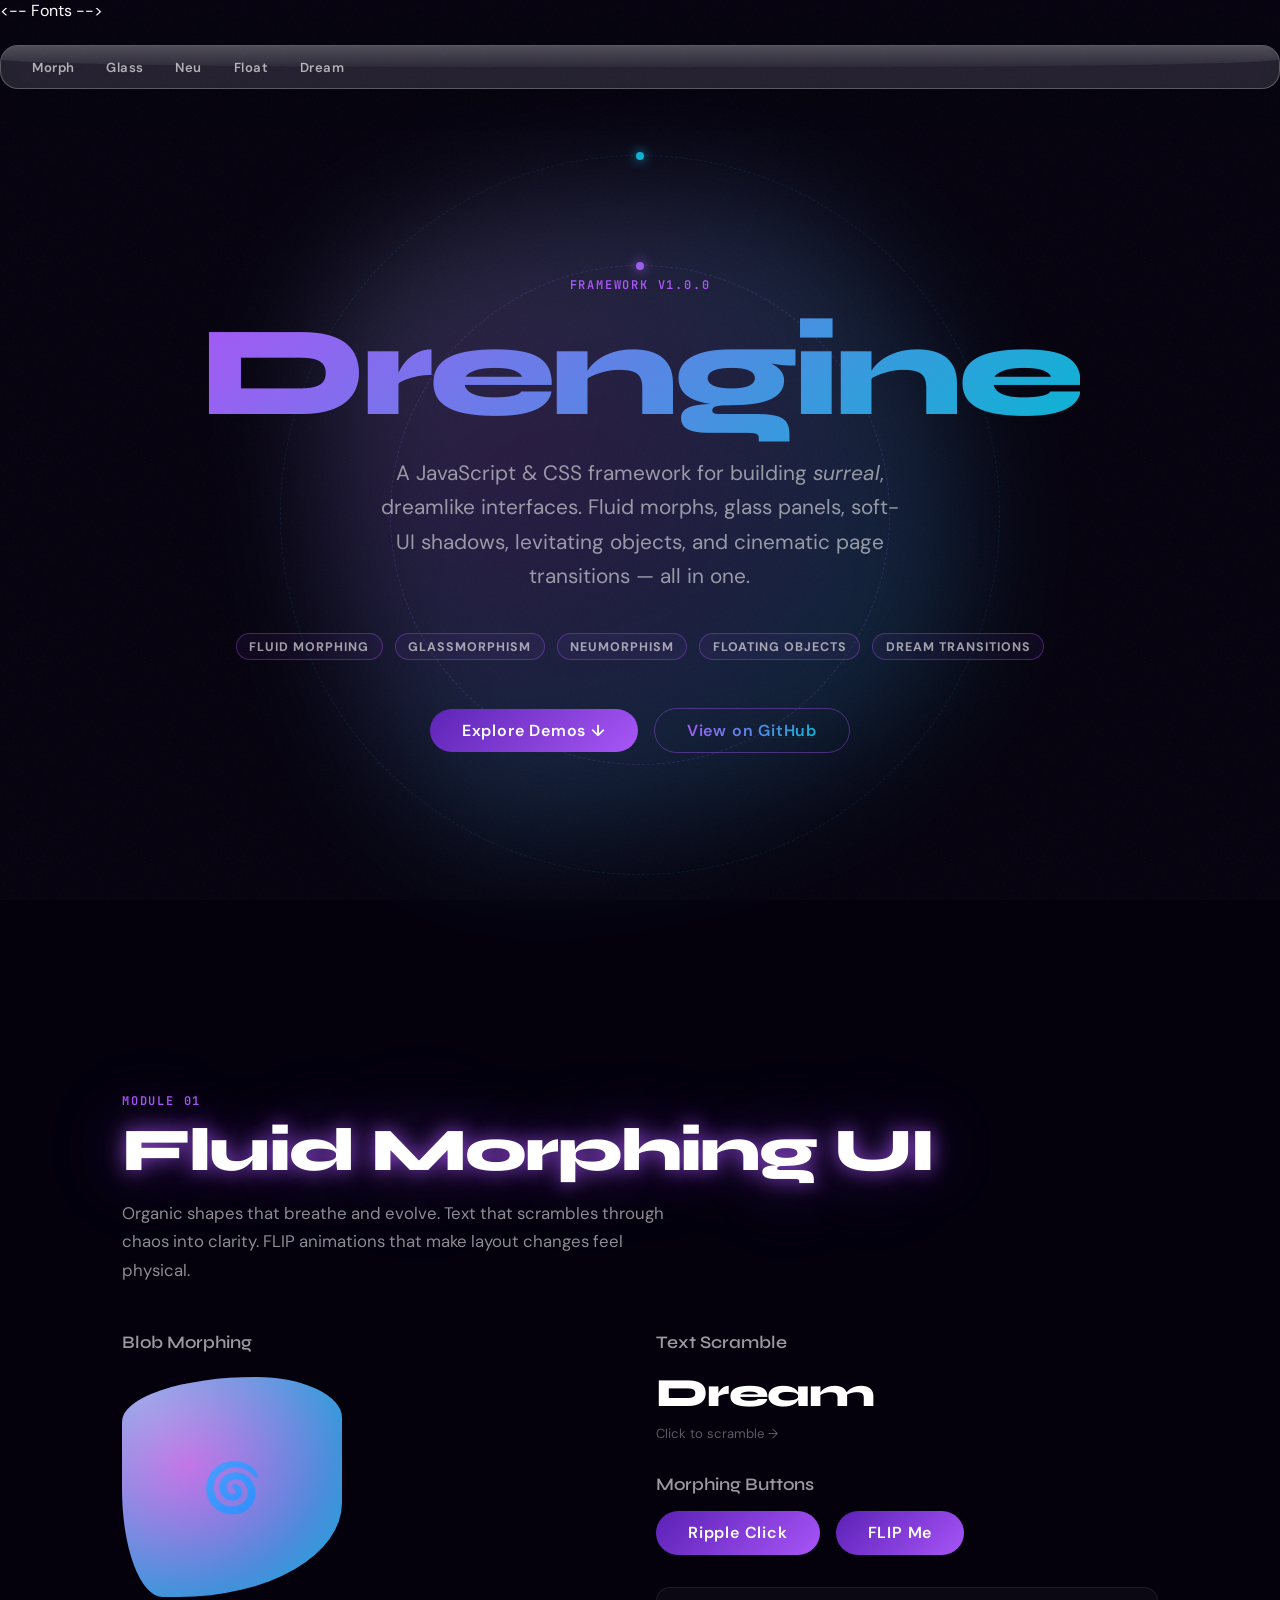
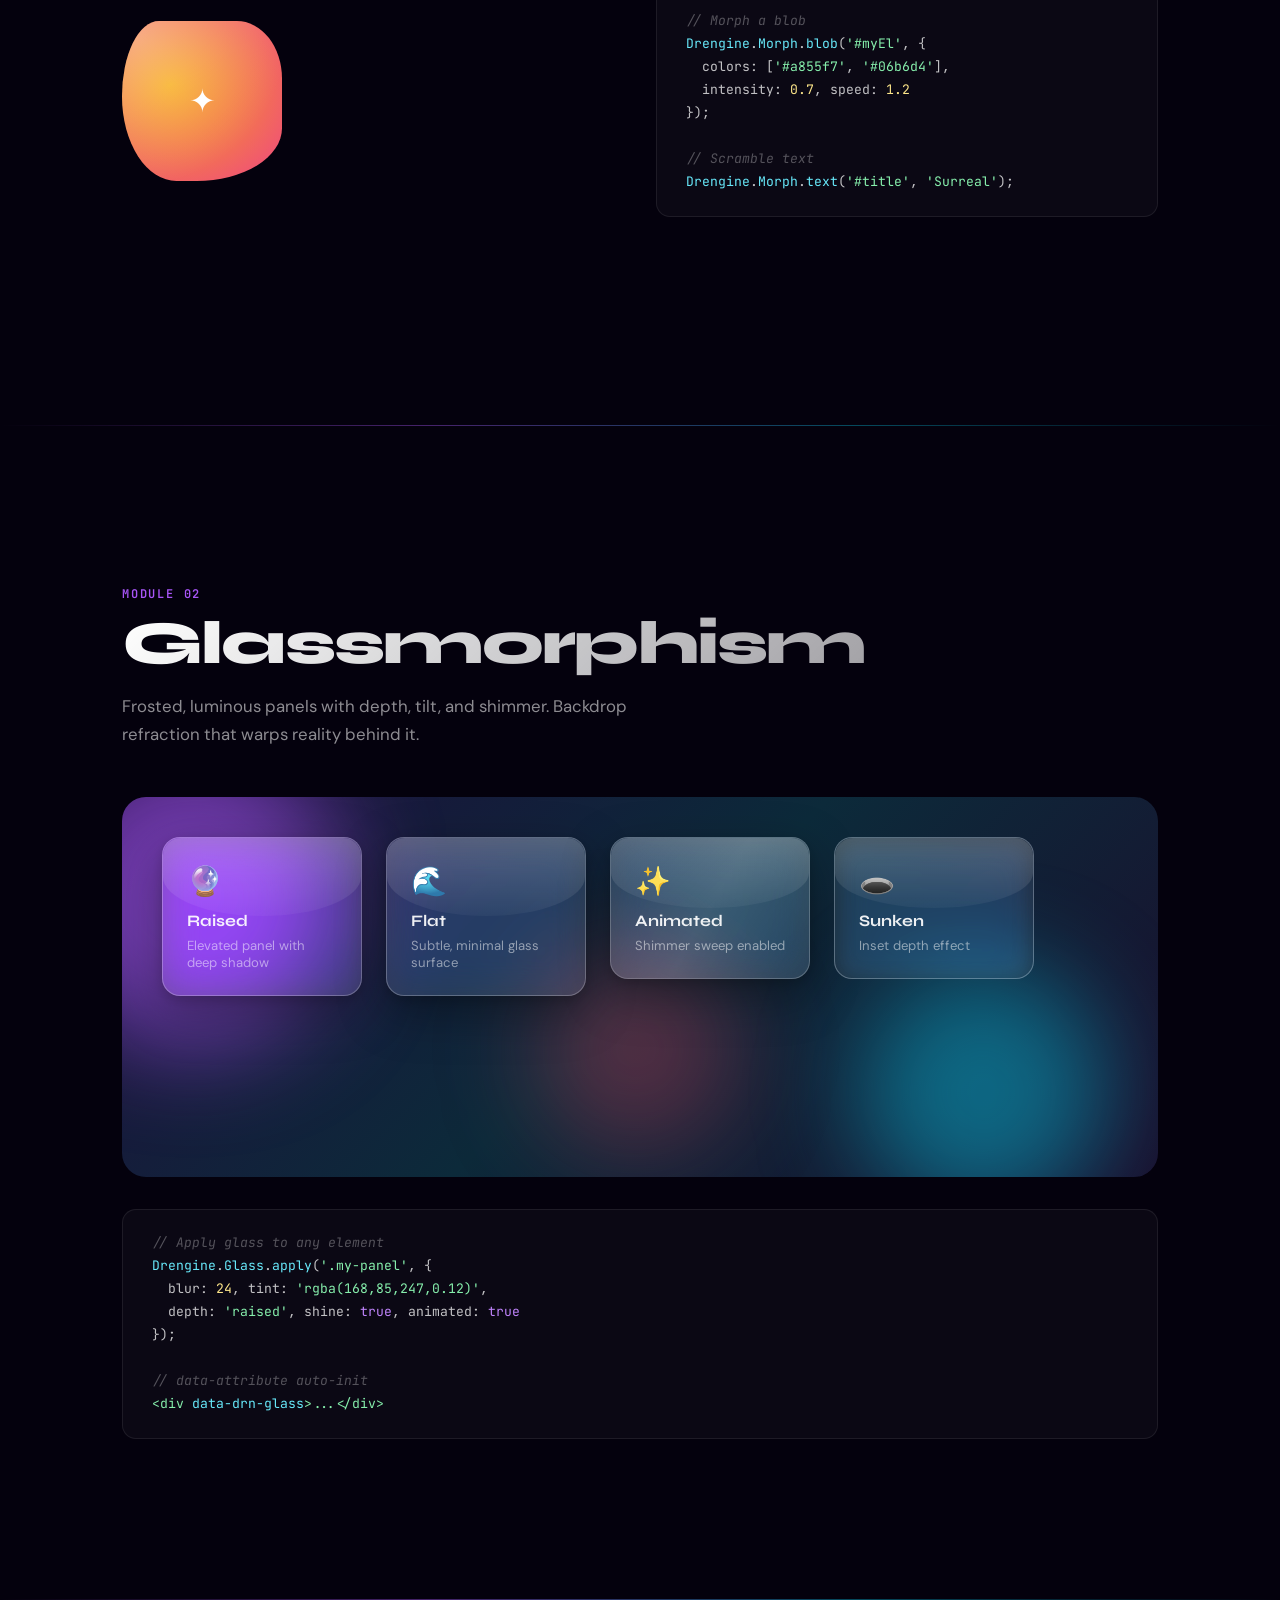
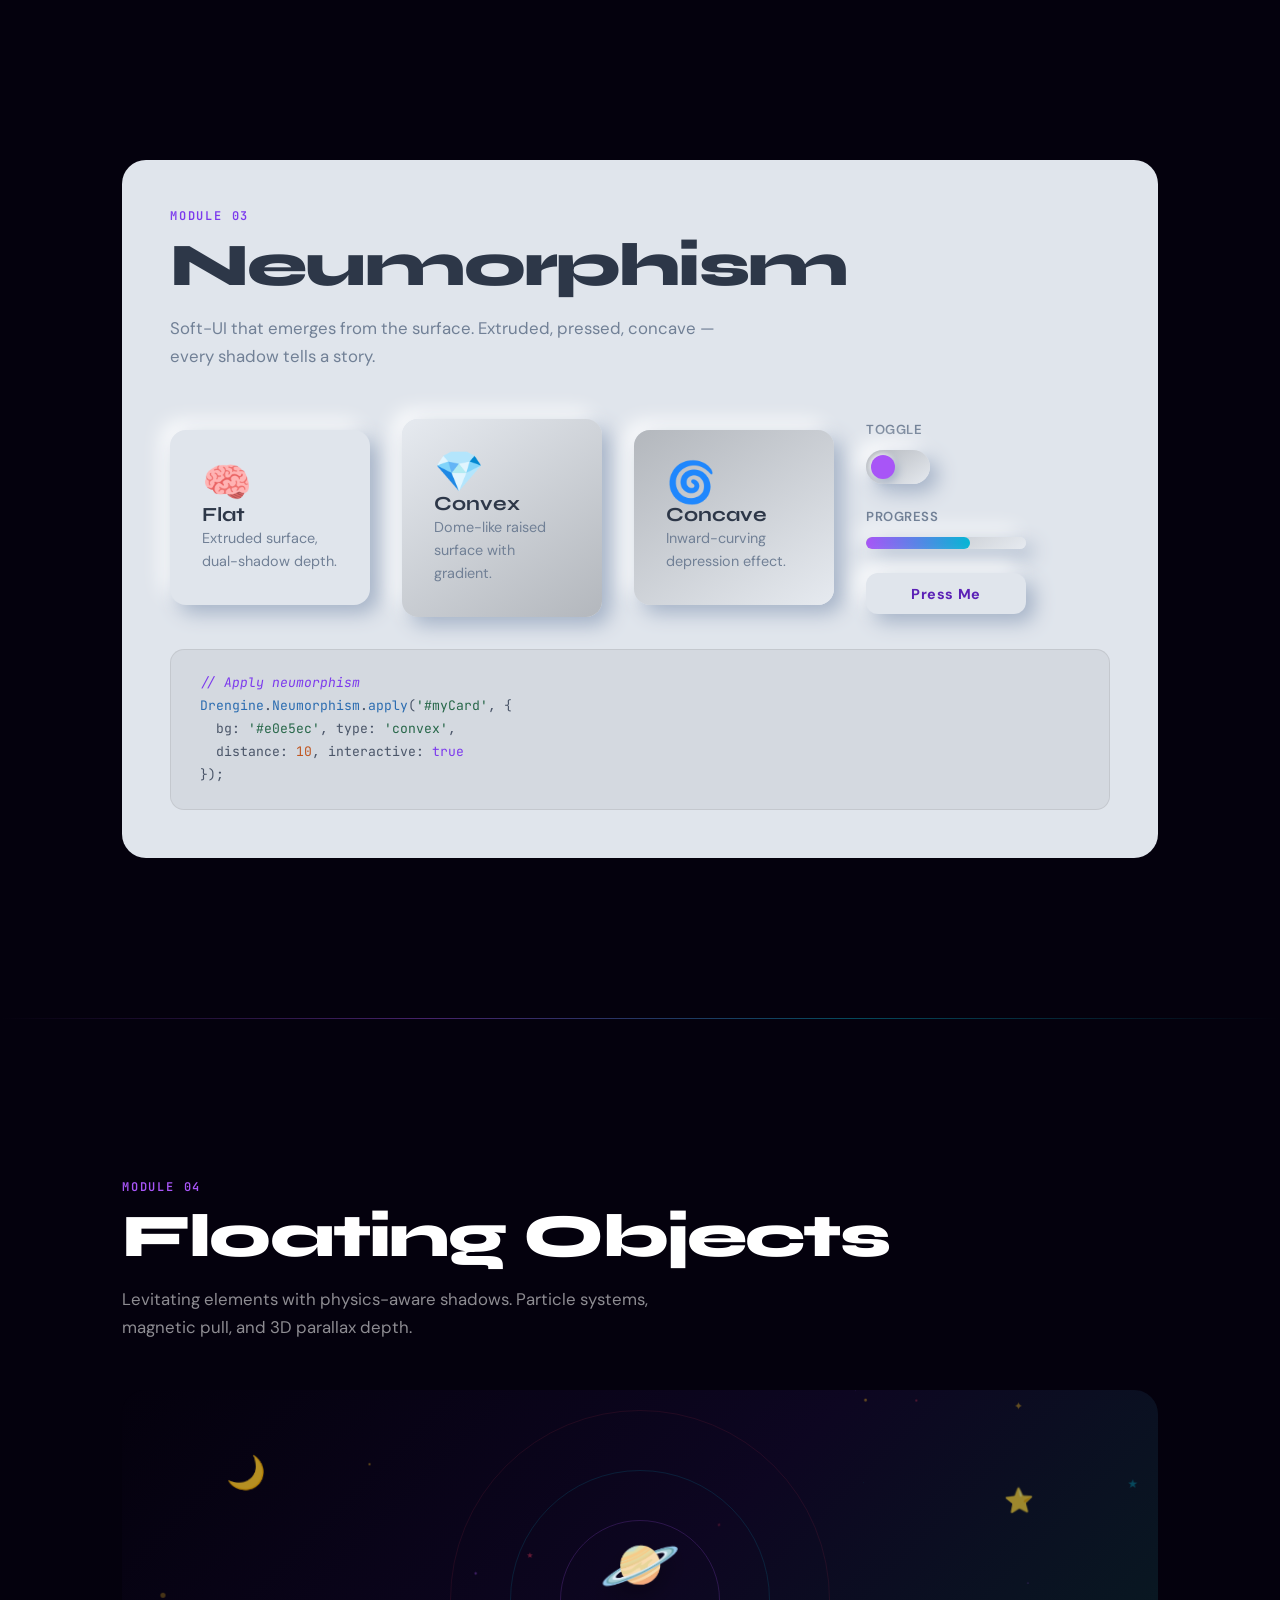
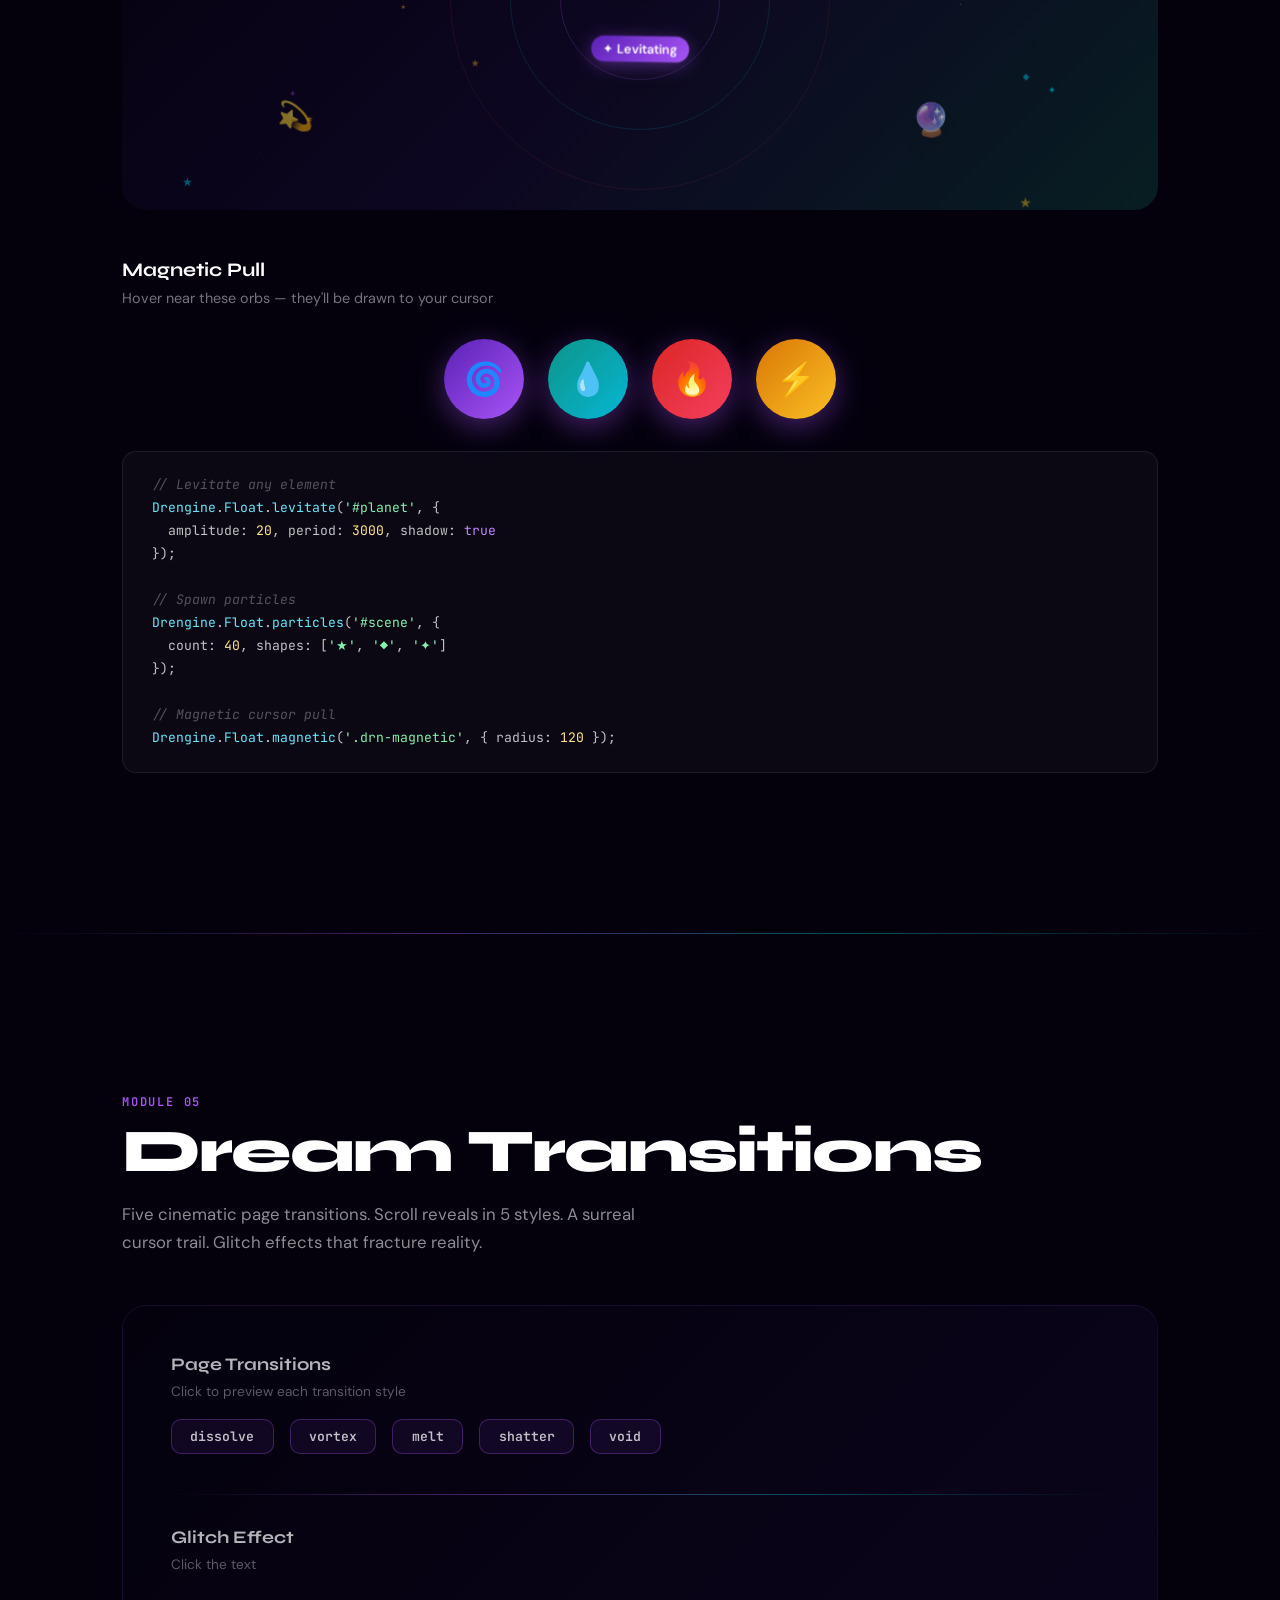
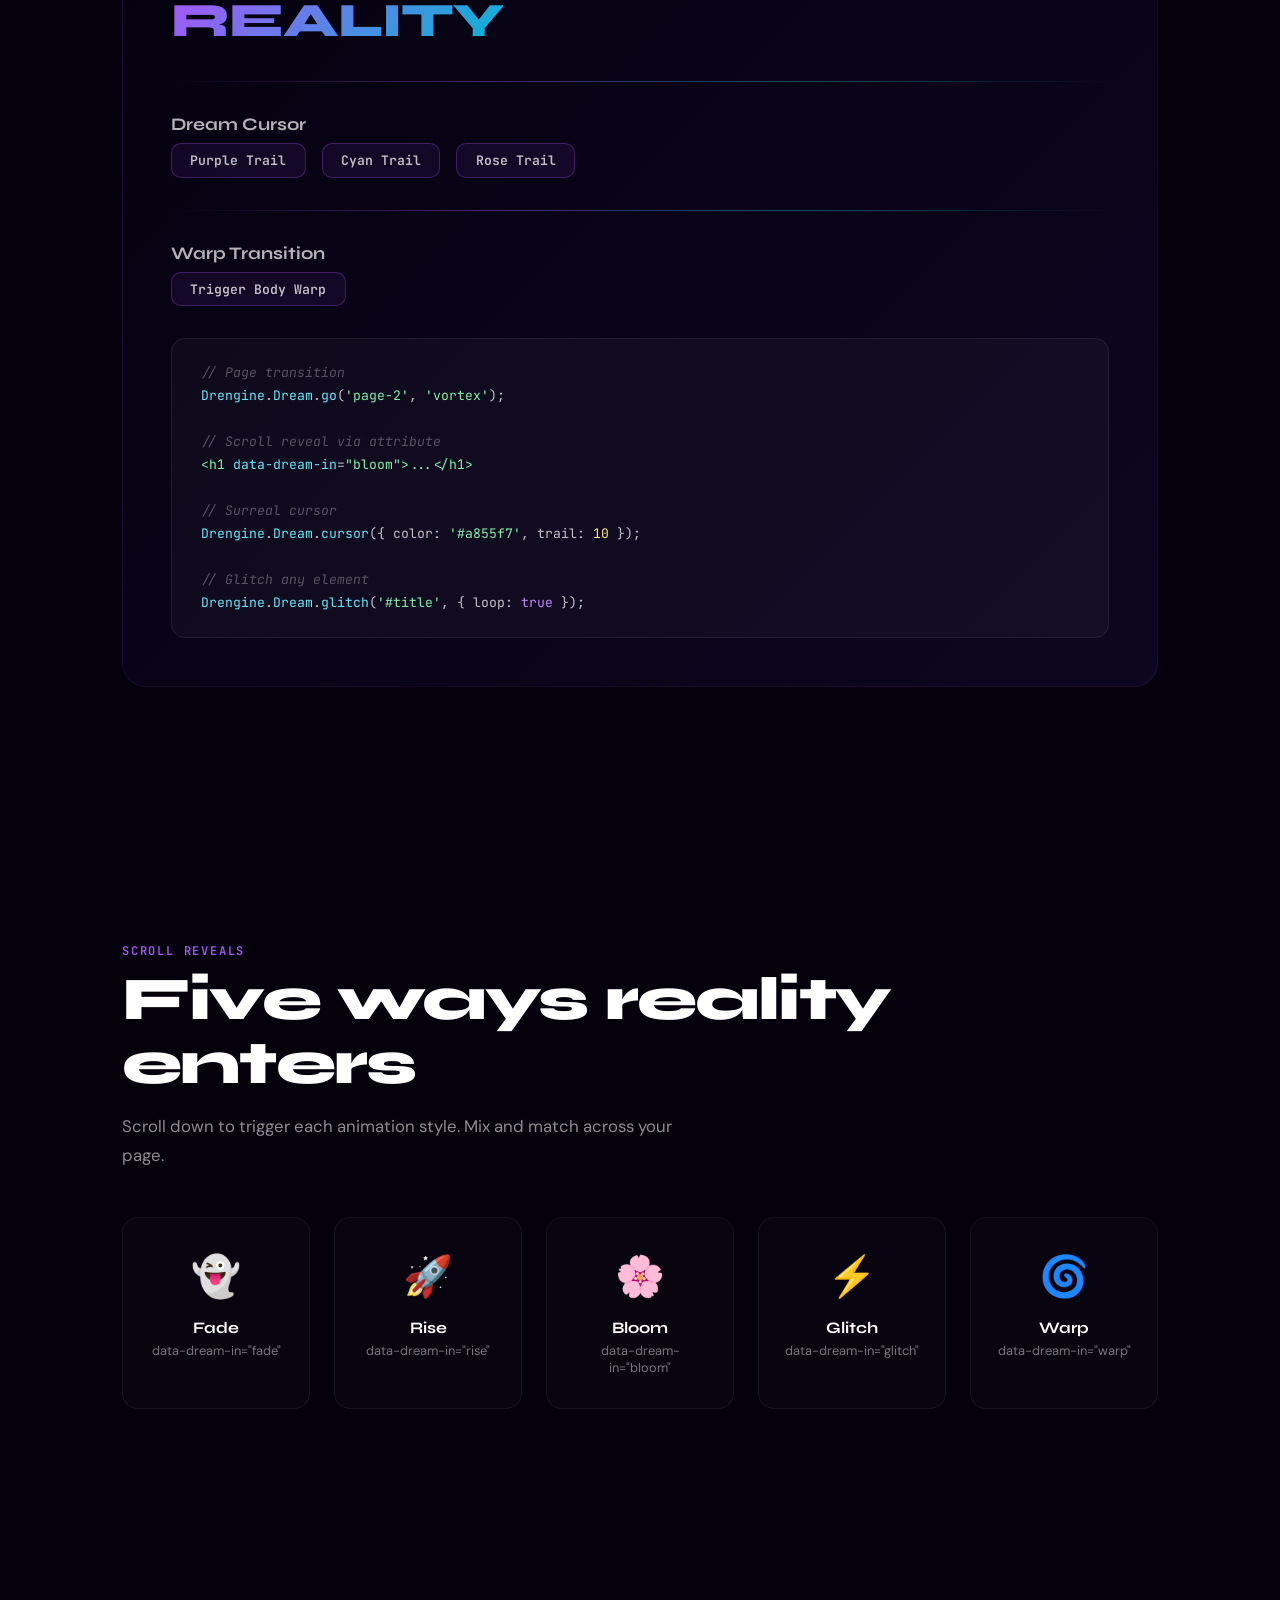
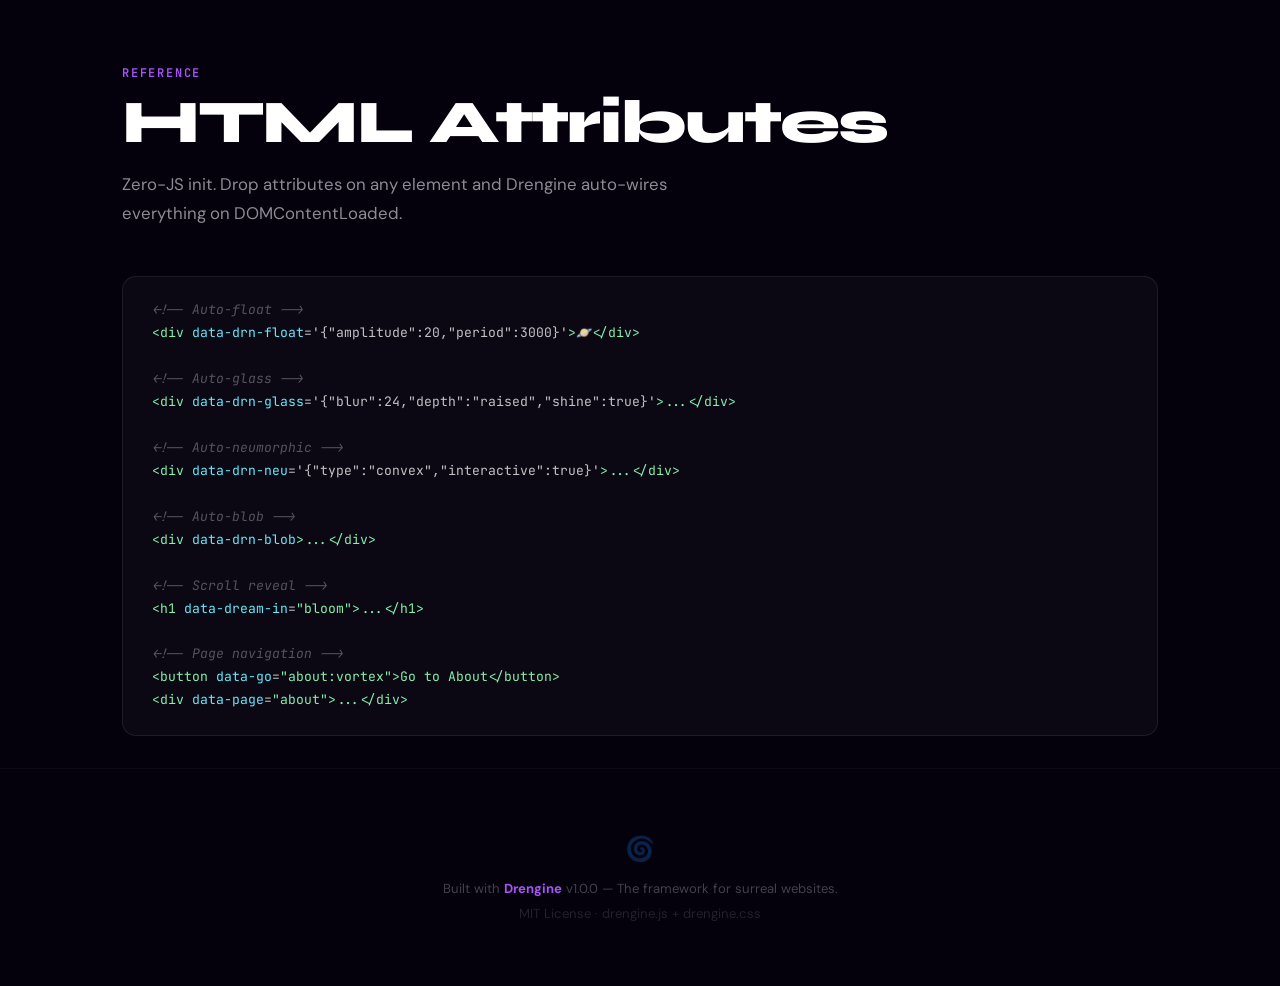
<file: index.html>
<!DOCTYPE html>
<html lang="en">
<head>
  <meta charset="UTF-8" />
  <meta name="viewport" content="width=device-width, initial-scale=1.0" />
  <meta name="keywords"
content="Drengine, framework, javascript, web framework, drengine-framework" />
  <title>Drengine — Surreal Web Framework</title>

  <-- Fonts -->
  <link rel="preconnect" href="https://fonts.googleapis.com" />
  <link rel="preconnect" href="https://fonts.gstatic.com" crossorigin />
  <link href="https://fonts.googleapis.com/css2?family=Syne:wght@400;700;800&family=DM+Sans:ital,opsz,wght@0,9..40,300;0,9..40,400;0,9..40,600;1,9..40,300&family=JetBrains+Mono:wght@400;600&display=swap" rel="stylesheet" />

  <!-- Drengine CSS -->
  <link rel="stylesheet" href="drengine.css" />

  <style>
    /* ── Page Shell ───────────────────────────────────────────────── */
    html { scroll-behavior: smooth; }

    body {
      background: #04010d;
      color: #fff;
      font-family: 'DM Sans', sans-serif;
      overflow-x: hidden;
    }

    /* ── Navbar ───────────────────────────────────────────────────── */
    nav {
      position: fixed;
      top: 1.5rem;
      left: 50%;
      transform: translateX(-50%);
      z-index: 1000;
      display: flex;
      gap: 0.5rem;
      padding: 0.5rem 1.2rem;
      border-radius: 99px;
    }

    nav a {
      color: rgba(255,255,255,0.65);
      text-decoration: none;
      font-size: 0.82rem;
      font-weight: 600;
      padding: 0.35em 0.9em;
      border-radius: 99px;
      transition: color 0.2s, background 0.2s;
      letter-spacing: 0.04em;
    }
    nav a:hover { color: #fff; background: rgba(168,85,247,0.25); }

    /* ── Section layout ───────────────────────────────────────────── */
    section {
      padding: 8rem 2rem;
      max-width: 1100px;
      margin: 0 auto;
    }

    .section-tag {
      font-size: 0.75rem;
      letter-spacing: 0.15em;
      text-transform: uppercase;
      color: var(--drn-aurora);
      margin-bottom: 0.6rem;
      font-family: 'JetBrains Mono', monospace;
      font-weight: 600;
    }

    .section-title {
      font-family: 'Syne', serif;
      font-size: clamp(2.2rem, 5vw, 3.8rem);
      font-weight: 800;
      line-height: 1.05;
      letter-spacing: -0.03em;
      margin-bottom: 1rem;
    }

    .section-desc {
      font-size: 1.05rem;
      line-height: 1.7;
      color: rgba(255,255,255,0.55);
      max-width: 560px;
      margin-bottom: 3rem;
    }

    /* ── Demo grids ───────────────────────────────────────────────── */
    .demo-grid {
      display: grid;
      gap: 2rem;
    }
    .demo-grid--2 { grid-template-columns: repeat(auto-fit, minmax(280px, 1fr)); }
    .demo-grid--3 { grid-template-columns: repeat(auto-fit, minmax(220px, 1fr)); }

    /* ── Hero ─────────────────────────────────────────────────────── */
    #hero {
      min-height: 100vh;
      display: flex;
      flex-direction: column;
      align-items: center;
      justify-content: center;
      text-align: center;
      position: relative;
      padding: 0 2rem;
      overflow: hidden;
    }

    #hero .hero-blob {
      position: absolute;
      width: 640px;
      height: 640px;
      opacity: 0.25;
      filter: blur(60px);
      top: 50%;
      left: 50%;
      transform: translate(-50%, -50%);
    }

    #hero .hero-content { position: relative; z-index: 2; }

    #hero h1 {
      font-family: 'Syne', serif;
      font-size: clamp(3.5rem, 10vw, 8rem);
      font-weight: 800;
      letter-spacing: -0.04em;
      line-height: 0.95;
      margin-bottom: 1.4rem;
    }

    #hero p {
      font-size: clamp(1rem, 2vw, 1.3rem);
      color: rgba(255,255,255,0.55);
      max-width: 520px;
      margin: 0 auto 2.5rem;
      line-height: 1.65;
    }

    .hero-badges {
      display: flex;
      gap: 0.75rem;
      flex-wrap: wrap;
      justify-content: center;
      margin-bottom: 3rem;
    }

    .hero-badge {
      padding: 0.35em 1em;
      border-radius: 99px;
      font-size: 0.78rem;
      font-weight: 700;
      letter-spacing: 0.08em;
      text-transform: uppercase;
      border: 1px solid rgba(168,85,247,0.35);
      color: rgba(255,255,255,0.6);
      background: rgba(168,85,247,0.06);
    }

    /* orbital decoration */
    .orbit-wrap {
      position: absolute;
      width: 500px;
      height: 500px;
      border-radius: 50%;
      border: 1px dashed rgba(168,85,247,0.2);
      top: 50%;
      left: 50%;
      transform: translate(-50%, -50%);
      animation: spin-slow 25s linear infinite;
      pointer-events: none;
    }
    .orbit-wrap--2 {
      width: 720px;
      height: 720px;
      border-color: rgba(6,182,212,0.12);
      animation-duration: 40s;
      animation-direction: reverse;
    }

    @keyframes spin-slow { to { transform: translate(-50%, -50%) rotate(360deg); } }

    .orbit-dot {
      position: absolute;
      width: 8px; height: 8px;
      border-radius: 50%;
      background: var(--drn-aurora);
      top: -4px; left: 50%;
      margin-left: -4px;
      box-shadow: 0 0 12px var(--drn-aurora);
    }
    .orbit-dot--cyan { background: var(--drn-cyan); box-shadow: 0 0 12px var(--drn-cyan); }

    /* ── Code block ───────────────────────────────────────────────── */
    .code-block {
      background: rgba(255,255,255,0.03);
      border: 1px solid rgba(255,255,255,0.08);
      border-radius: 14px;
      padding: 1.4rem 1.8rem;
      font-family: 'JetBrains Mono', monospace;
      font-size: 0.82rem;
      line-height: 1.75;
      color: rgba(255,255,255,0.75);
      overflow-x: auto;
    }
    .code-block .c-keyword { color: #c084fc; }
    .code-block .c-fn      { color: #67e8f9; }
    .code-block .c-str     { color: #86efac; }
    .code-block .c-comment { color: rgba(255,255,255,0.3); font-style: italic; }
    .code-block .c-num     { color: #fde68a; }

    /* ── Morph section ────────────────────────────────────────────── */
    .blob-demo {
      width: 220px; height: 220px;
      display: flex; align-items: center; justify-content: center;
      font-size: 3rem;
    }

    .btn-row { display: flex; gap: 1rem; flex-wrap: wrap; align-items: center; }

    /* ── Glass section ────────────────────────────────────────────── */
    .glass-scene {
      position: relative;
      min-height: 380px;
      border-radius: 24px;
      overflow: hidden;
      background: linear-gradient(135deg, #1e0f3c, #0c2a3a, #1a0f2e);
    }

    .glass-scene__bg-blobs {
      position: absolute;
      inset: 0;
      pointer-events: none;
    }

    .bg-blob {
      position: absolute;
      border-radius: 50%;
      filter: blur(50px);
    }

    .glass-cards {
      position: relative;
      z-index: 2;
      display: flex;
      flex-wrap: wrap;
      gap: 1.5rem;
      padding: 2.5rem;
      align-items: flex-start;
    }

    .g-card { padding: 1.5rem; width: 200px; }

    .g-card__icon { font-size: 1.8rem; margin-bottom: 0.7rem; }
    .g-card__label {
      font-family: 'Syne', serif;
      font-size: 1rem; font-weight: 700;
      margin-bottom: 0.4rem;
      color: rgba(255,255,255,0.92);
    }
    .g-card__sub { font-size: 0.82rem; color: rgba(255,255,255,0.5); }

    /* ── Neumorphism section ──────────────────────────────────────── */
    .neu-scene {
      background: #e0e5ec;
      border-radius: 24px;
      padding: 3rem;
    }

    .neu-scene .section-title,
    .neu-scene .section-tag,
    .neu-scene .section-desc { color: #2d3748; }
    .neu-scene .section-tag  { color: #7c3aed; }
    .neu-scene .section-desc { color: #718096; }

    .neu-grid {
      display: flex; gap: 2rem; flex-wrap: wrap; align-items: center;
    }

    .neu-card-demo {
      padding: 2rem;
      width: 200px;
    }

    .neu-toggle {
      width: 64px; height: 34px;
      border-radius: 99px;
      position: relative;
      cursor: pointer;
      transition: 0.3s;
    }

    .neu-toggle::after {
      content: '';
      position: absolute;
      width: 24px; height: 24px;
      border-radius: 50%;
      top: 5px; left: 5px;
      background: #a855f7;
      transition: transform 0.3s var(--drn-ease-spring),
                  box-shadow 0.3s ease;
      box-shadow: 3px 3px 8px #a3b1c6, -1px -1px 5px #fff;
    }

    .neu-toggle.on::after { transform: translateX(30px); }

    .neu-progress-wrap {
      width: 160px;
    }

    .neu-progress-track {
      height: 12px;
      border-radius: 99px;
      overflow: hidden;
      margin-top: 0.75rem;
    }

    .neu-progress-fill {
      height: 100%;
      background: linear-gradient(90deg, #a855f7, #06b6d4);
      border-radius: 99px;
      width: 65%;
      transition: width 0.6s var(--drn-ease-spring);
    }

    .neu-label {
      font-family: 'DM Sans', sans-serif;
      font-size: 0.82rem;
      color: #718096;
      font-weight: 600;
      letter-spacing: 0.04em;
      text-transform: uppercase;
    }

    /* ── Float section ────────────────────────────────────────────── */
    .float-scene {
      position: relative;
      min-height: 420px;
      border-radius: 24px;
      overflow: hidden;
      background: linear-gradient(135deg, #04010d, #0d0621, #071e22);
    }

    .float-center {
      position: absolute;
      top: 50%; left: 50%;
      transform: translate(-50%, -50%);
      text-align: center;
    }

    .float-icon {
      font-size: 4rem;
      display: block;
      margin: 0 auto 1rem;
    }

    .float-ring {
      position: absolute;
      top: 50%; left: 50%;
      transform: translate(-50%, -50%);
      border-radius: 50%;
      border: 1px solid rgba(168,85,247,0.2);
    }

    .float-ring:nth-child(1) { width: 160px; height: 160px; animation: drn-ring-pulse 2.5s ease-in-out infinite; }
    .float-ring:nth-child(2) { width: 260px; height: 260px; animation: drn-ring-pulse 3.5s ease-in-out infinite 0.5s; border-color: rgba(6,182,212,0.15); }
    .float-ring:nth-child(3) { width: 380px; height: 380px; animation: drn-ring-pulse 5s ease-in-out infinite 1s; border-color: rgba(244,63,94,0.1); }

    .mag-demo {
      display: flex; gap: 1.5rem; flex-wrap: wrap; justify-content: center;
      margin-top: 2rem;
    }

    .mag-item {
      width: 80px; height: 80px;
      border-radius: 50%;
      background: linear-gradient(135deg, var(--drn-iris), var(--drn-aurora));
      display: flex; align-items: center; justify-content: center;
      font-size: 2rem;
      cursor: none;
      box-shadow: 0 8px 30px rgba(168,85,247,0.4);
      transition: transform 0.1s linear;
    }

    /* ── Dream section ────────────────────────────────────────────── */
    .dream-scene {
      background: linear-gradient(135deg, #04010d, #0d0621);
      border-radius: 24px;
      padding: 3rem;
      border: 1px solid rgba(168,85,247,0.1);
    }

    .transition-btns {
      display: flex; gap: 1rem; flex-wrap: wrap;
    }

    .drn-btn-transition {
      padding: 0.6em 1.4em;
      border-radius: 10px;
      border: 1px solid rgba(168,85,247,0.3);
      background: rgba(168,85,247,0.08);
      color: rgba(255,255,255,0.75);
      cursor: pointer;
      font-family: 'JetBrains Mono', monospace;
      font-size: 0.82rem;
      font-weight: 600;
      transition: all 0.2s ease;
    }
    .drn-btn-transition:hover {
      background: rgba(168,85,247,0.2);
      color: #fff;
      border-color: rgba(168,85,247,0.6);
      transform: translateY(-2px);
    }

    .glitch-demo {
      margin-top: 2rem;
    }

    .glitch-text {
      font-family: 'Syne', serif;
      font-size: clamp(1.8rem, 4vw, 3rem);
      font-weight: 800;
      cursor: pointer;
      display: inline-block;
      letter-spacing: -0.02em;
    }

    /* ── Scroll reveal demos ──────────────────────────────────────── */
    .reveal-grid {
      display: grid;
      grid-template-columns: repeat(auto-fit, minmax(180px, 1fr));
      gap: 1.5rem;
    }

    .reveal-card {
      padding: 2rem 1.5rem;
      border-radius: 16px;
      border: 1px solid rgba(255,255,255,0.06);
      background: rgba(255,255,255,0.02);
      text-align: center;
    }

    .reveal-card__icon { font-size: 2.5rem; margin-bottom: 1rem; display: block; }
    .reveal-card__title {
      font-family: 'Syne', serif;
      font-size: 1rem; font-weight: 700;
      margin-bottom: 0.3rem;
    }
    .reveal-card__sub { font-size: 0.8rem; color: rgba(255,255,255,0.45); }

    /* ── Footer ───────────────────────────────────────────────────── */
    footer {
      text-align: center;
      padding: 4rem 2rem;
      color: rgba(255,255,255,0.25);
      font-size: 0.82rem;
      border-top: 1px solid rgba(255,255,255,0.04);
    }
    footer strong { color: var(--drn-aurora); }
  </style>
</head>
<body class="drn-bg-noise">

<!-- ────────────────── NAV ──────────────────────────────────────── -->
<nav class="drn-glass drn-glass--shine">
  <a href="#morph">Morph</a>
  <a href="#glass">Glass</a>
  <a href="#neu">Neu</a>
  <a href="#float">Float</a>
  <a href="#dream">Dream</a>
</nav>

<!-- ────────────────── HERO ─────────────────────────────────────── -->
<section id="hero">
  <!-- Orbital rings -->
  <div class="orbit-wrap">
    <div class="orbit-dot"></div>
  </div>
  <div class="orbit-wrap orbit-wrap--2">
    <div class="orbit-dot orbit-dot--cyan"></div>
  </div>

  <!-- Ambient blob -->
  <div class="hero-blob" id="heroblob"></div>

  <div class="hero-content">
    <div class="section-tag" style="margin-bottom:1.2rem">Framework v1.0.0</div>
    <h1>
      <span class="drn-text-dream">Drengine</span><br/>
    </h1>
    <p>A JavaScript &amp; CSS framework for building <em>surreal</em>, dreamlike interfaces. Fluid morphs, glass panels, soft-UI shadows, levitating objects, and cinematic page transitions — all in one.</p>

    <div class="hero-badges">
      <span class="hero-badge">Fluid Morphing</span>
      <span class="hero-badge">Glassmorphism</span>
      <span class="hero-badge">Neumorphism</span>
      <span class="hero-badge">Floating Objects</span>
      <span class="hero-badge">Dream Transitions</span>
    </div>

    <div class="btn-row" style="justify-content:center">
      <button class="drn-btn-morph" onclick="Drengine.Morph.ripple(this, event)">
        <span>Explore Demos ↓</span>
      </button>
      <button class="drn-btn-morph" style="background:transparent;border:1px solid rgba(168,85,247,0.4)" onclick="Drengine.Morph.ripple(this, event)">
        <a href="https://github.com/udamsl2006/drengine-source"><span style="background: linear-gradient(135deg,#a855f7,#06b6d4);-webkit-background-clip:text;-webkit-text-fill-color:transparent">View on GitHub</span></a>
      </button>
    </div>
  </div>
</section>

<!-- ────────────────── 1. MORPH ─────────────────────────────────── -->
<section id="morph">
  <div class="section-tag">Module 01</div>
  <h2 class="section-title drn-text-glow" data-dream-in="rise">Fluid Morphing UI</h2>
  <p class="section-desc">Organic shapes that breathe and evolve. Text that scrambles through chaos into clarity. FLIP animations that make layout changes feel physical.</p>

  <div class="demo-grid demo-grid--2" style="margin-bottom:3rem">
    <!-- Blob demo -->
    <div style="display:flex;flex-direction:column;gap:1.5rem;align-items:flex-start">
      <h3 style="font-family:'Syne',serif;font-size:1.1rem;color:rgba(255,255,255,0.6);font-weight:600">Blob Morphing</h3>
      <div class="blob-demo drn-center" id="blob1">🌀</div>
      <div class="blob-demo drn-center" id="blob2" style="width:160px;height:160px;font-size:2rem;">✦</div>
    </div>

    <!-- Text morph + buttons -->
    <div style="display:flex;flex-direction:column;gap:2rem">
      <div>
        <h3 style="font-family:'Syne',serif;font-size:1.1rem;color:rgba(255,255,255,0.6);margin-bottom:1rem;font-weight:600">Text Scramble</h3>
        <div id="morph-text" style="font-family:'Syne',serif;font-size:2.5rem;font-weight:800;letter-spacing:-0.03em;cursor:pointer;color:#fff" onclick="cycleMorphText()">Dream</div>
        <p style="font-size:0.82rem;color:rgba(255,255,255,0.35);margin-top:0.5rem">Click to scramble →</p>
      </div>

      <div>
        <h3 style="font-family:'Syne',serif;font-size:1.1rem;color:rgba(255,255,255,0.6);margin-bottom:1rem;font-weight:600">Morphing Buttons</h3>
        <div class="btn-row">
          <button class="drn-btn-morph" onclick="Drengine.Morph.ripple(this, event)"><span>Ripple Click</span></button>
          <button class="drn-btn-morph" id="flipbtn" onclick="Drengine.Morph.flip(this, ()=>{this.classList.toggle('expanded')}, {duration:500})" style="transition:padding 0s"><span>FLIP Me</span></button>
        </div>
      </div>

      <div class="code-block">
<span class="c-comment">// Morph a blob</span><br/>
<span class="c-fn">Drengine</span>.<span class="c-fn">Morph</span>.<span class="c-fn">blob</span>(<span class="c-str">'#myEl'</span>, {<br/>
&nbsp;&nbsp;colors: [<span class="c-str">'#a855f7'</span>, <span class="c-str">'#06b6d4'</span>],<br/>
&nbsp;&nbsp;intensity: <span class="c-num">0.7</span>, speed: <span class="c-num">1.2</span><br/>
});<br/><br/>
<span class="c-comment">// Scramble text</span><br/>
<span class="c-fn">Drengine</span>.<span class="c-fn">Morph</span>.<span class="c-fn">text</span>(<span class="c-str">'#title'</span>, <span class="c-str">'Surreal'</span>);
      </div>
    </div>
  </div>
</section>

<hr class="drn-divider" />

<!-- ────────────────── 2. GLASS ─────────────────────────────────── -->
<section id="glass">
  <div class="section-tag">Module 02</div>
  <h2 class="section-title" data-dream-in="bloom" style="background:linear-gradient(135deg,#fff,rgba(255,255,255,0.5));-webkit-background-clip:text;-webkit-text-fill-color:transparent;background-clip:text">Glassmorphism</h2>
  <p class="section-desc">Frosted, luminous panels with depth, tilt, and shimmer. Backdrop refraction that warps reality behind it.</p>

  <div class="glass-scene">
    <!-- Background blobs for glass to refract -->
    <div class="glass-scene__bg-blobs">
      <div class="bg-blob" style="width:300px;height:300px;top:-50px;left:-80px;background:rgba(168,85,247,0.6)"></div>
      <div class="bg-blob" style="width:250px;height:250px;bottom:-40px;right:50px;background:rgba(6,182,212,0.5)"></div>
      <div class="bg-blob" style="width:200px;height:200px;top:40%;left:40%;background:rgba(244,63,94,0.3)"></div>
    </div>

    <div class="glass-cards">
      <!-- Raised glass card -->
      <div class="drn-glass drn-glass--raised drn-glass--shine g-card" id="gc1">
        <div class="g-card__icon">🔮</div>
        <div class="g-card__label">Raised</div>
        <div class="g-card__sub">Elevated panel with deep shadow</div>
      </div>

      <!-- Flat glass card -->
      <div class="drn-glass drn-glass--flat drn-glass--shine g-card" id="gc2" style="--drn-tint:rgba(6,182,212,0.1);--drn-border:1px solid rgba(6,182,212,0.3)">
        <div class="g-card__icon">🌊</div>
        <div class="g-card__label">Flat</div>
        <div class="g-card__sub">Subtle, minimal glass surface</div>
      </div>

      <!-- Animated shimmer -->
      <div class="drn-glass drn-glass--raised drn-glass--shine drn-glass--animated g-card" id="gc3" style="--drn-tint:rgba(244,63,94,0.1);--drn-border:1px solid rgba(244,63,94,0.3)">
        <div class="g-card__icon">✨</div>
        <div class="g-card__label">Animated</div>
        <div class="g-card__sub">Shimmer sweep enabled</div>
      </div>

      <!-- Sunken glass -->
      <div class="drn-glass drn-glass--sunken g-card" id="gc4" style="--drn-tint:rgba(255,255,255,0.05)">
        <div class="g-card__icon">🕳️</div>
        <div class="g-card__label">Sunken</div>
        <div class="g-card__sub">Inset depth effect</div>
      </div>
    </div>
  </div>

  <div style="margin-top:2rem">
    <div class="code-block">
<span class="c-comment">// Apply glass to any element</span><br/>
<span class="c-fn">Drengine</span>.<span class="c-fn">Glass</span>.<span class="c-fn">apply</span>(<span class="c-str">'.my-panel'</span>, {<br/>
&nbsp;&nbsp;blur: <span class="c-num">24</span>, tint: <span class="c-str">'rgba(168,85,247,0.12)'</span>,<br/>
&nbsp;&nbsp;depth: <span class="c-str">'raised'</span>, shine: <span class="c-keyword">true</span>, animated: <span class="c-keyword">true</span><br/>
});<br/><br/>
<span class="c-comment">// data-attribute auto-init</span><br/>
<span class="c-str">&lt;div</span> <span class="c-fn">data-drn-glass</span><span class="c-str">&gt;...&lt;/div&gt;</span>
    </div>
  </div>
</section>

<hr class="drn-divider" />

<!-- ────────────────── 3. NEUMORPHISM ───────────────────────────── -->
<section id="neu">
  <div class="neu-scene">
    <div class="section-tag">Module 03</div>
    <h2 class="section-title" data-dream-in="rise" style="-webkit-text-fill-color:#2d3748;background:none">Neumorphism</h2>
    <p class="section-desc" style="color:#718096">Soft-UI that emerges from the surface. Extruded, pressed, concave — every shadow tells a story.</p>

    <div class="neu-grid">
      <!-- Flat card -->
      <div class="drn-neumorphic drn-neumorphic--flat neu-card-demo" id="neu1">
        <div class="drn-neu-card__icon">🧠</div>
        <div class="drn-neu-card__title">Flat</div>
        <div class="drn-neu-card__body">Extruded surface, dual-shadow depth.</div>
      </div>

      <!-- Convex card -->
      <div class="drn-neumorphic drn-neumorphic--convex neu-card-demo" id="neu2">
        <div class="drn-neu-card__icon">💎</div>
        <div class="drn-neu-card__title">Convex</div>
        <div class="drn-neu-card__body">Dome-like raised surface with gradient.</div>
      </div>

      <!-- Concave card -->
      <div class="drn-neumorphic drn-neumorphic--concave neu-card-demo" id="neu3">
        <div class="drn-neu-card__icon">🌀</div>
        <div class="drn-neu-card__title">Concave</div>
        <div class="drn-neu-card__body">Inward-curving depression effect.</div>
      </div>

      <!-- Interactive elements -->
      <div style="display:flex;flex-direction:column;gap:1.5rem;justify-content:center">
        <!-- Toggle -->
        <div>
          <div class="neu-label" style="margin-bottom:0.75rem">Toggle</div>
          <div class="drn-neumorphic drn-neumorphic--concave neu-toggle" id="neu-toggle" onclick="this.classList.toggle('on')"></div>
        </div>

        <!-- Progress -->
        <div class="neu-progress-wrap">
          <div class="neu-label">Progress</div>
          <div class="drn-neumorphic drn-neumorphic--concave neu-progress-track">
            <div class="neu-progress-fill"></div>
          </div>
        </div>

        <!-- Interactive press -->
        <button class="drn-neumorphic drn-neumorphic--flat" id="neu-btn"
          style="padding:0.8em 1.6em;cursor:pointer;font-family:'DM Sans',sans-serif;font-weight:700;font-size:0.9rem;color:#5b21b6;border:none;border-radius:12px;letter-spacing:0.04em">
          Press Me
        </button>
      </div>
    </div>

    <div style="margin-top:2rem">
      <div class="code-block" style="background:rgba(0,0,0,0.05);border-color:rgba(0,0,0,0.08);color:#4a5568">
<span style="color:#7c3aed;font-style:italic">// Apply neumorphism</span><br/>
<span style="color:#2b6cb0">Drengine</span>.<span style="color:#2b6cb0">Neumorphism</span>.<span style="color:#2b6cb0">apply</span>(<span style="color:#276749">'#myCard'</span>, {<br/>
&nbsp;&nbsp;bg: <span style="color:#276749">'#e0e5ec'</span>, type: <span style="color:#276749">'convex'</span>,<br/>
&nbsp;&nbsp;distance: <span style="color:#c05621">10</span>, interactive: <span style="color:#7c3aed">true</span><br/>
});
      </div>
    </div>
  </div>
</section>

<hr class="drn-divider" />

<!-- ────────────────── 4. FLOAT ─────────────────────────────────── -->
<section id="float">
  <div class="section-tag">Module 04</div>
  <h2 class="section-title" data-dream-in="bloom">Floating Objects</h2>
  <p class="section-desc">Levitating elements with physics-aware shadows. Particle systems, magnetic pull, and 3D parallax depth.</p>

  <!-- Float scene -->
  <div class="float-scene" id="float-scene">
    <!-- Rings -->
    <div class="float-ring"></div>
    <div class="float-ring"></div>
    <div class="float-ring"></div>

    <!-- Center levitating element -->
    <div class="float-center">
      <div class="float-icon" id="float-main" data-drn-float>🪐</div>
      <div class="drn-float-badge" style="animation-delay:0.5s" data-drn-float='{"amplitude":8,"period":2500}'>
        ✦ Levitating
      </div>
    </div>

    <!-- Scattered floating objects -->
    <div style="position:absolute;top:15%;left:10%" data-drn-float='{"amplitude":12,"period":2800,"phase":1}'>
      <div style="font-size:2rem;opacity:0.7">🌙</div>
    </div>
    <div style="position:absolute;top:20%;right:12%" data-drn-float='{"amplitude":16,"period":3200,"phase":2.5}'>
      <div style="font-size:1.5rem;opacity:0.6">⭐</div>
    </div>
    <div style="position:absolute;bottom:20%;left:15%" data-drn-float='{"amplitude":10,"period":2200,"phase":0.8}'>
      <div style="font-size:1.8rem;opacity:0.5">💫</div>
    </div>
    <div style="position:absolute;bottom:15%;right:20%" data-drn-float='{"amplitude":14,"period":3600,"phase":1.8}'>
      <div style="font-size:2rem;opacity:0.6">🔮</div>
    </div>
  </div>

  <!-- Magnetic demo -->
  <div style="margin-top:3rem">
    <h3 style="font-family:'Syne',serif;font-size:1.2rem;font-weight:700;margin-bottom:0.5rem">Magnetic Pull</h3>
    <p style="font-size:0.9rem;color:rgba(255,255,255,0.45);margin-bottom:1.5rem">Hover near these orbs — they'll be drawn to your cursor</p>
    <div class="mag-demo">
      <div class="mag-item drn-magnetic">🌀</div>
      <div class="mag-item drn-magnetic" style="background:linear-gradient(135deg,#0d9488,#06b6d4)">💧</div>
      <div class="mag-item drn-magnetic" style="background:linear-gradient(135deg,#dc2626,#f43f5e)">🔥</div>
      <div class="mag-item drn-magnetic" style="background:linear-gradient(135deg,#d97706,#fbbf24)">⚡</div>
    </div>
  </div>

  <div class="code-block" style="margin-top:2rem">
<span class="c-comment">// Levitate any element</span><br/>
<span class="c-fn">Drengine</span>.<span class="c-fn">Float</span>.<span class="c-fn">levitate</span>(<span class="c-str">'#planet'</span>, {<br/>
&nbsp;&nbsp;amplitude: <span class="c-num">20</span>, period: <span class="c-num">3000</span>, shadow: <span class="c-keyword">true</span><br/>
});<br/><br/>
<span class="c-comment">// Spawn particles</span><br/>
<span class="c-fn">Drengine</span>.<span class="c-fn">Float</span>.<span class="c-fn">particles</span>(<span class="c-str">'#scene'</span>, {<br/>
&nbsp;&nbsp;count: <span class="c-num">40</span>, shapes: [<span class="c-str">'★'</span>, <span class="c-str">'◆'</span>, <span class="c-str">'✦'</span>]<br/>
});<br/><br/>
<span class="c-comment">// Magnetic cursor pull</span><br/>
<span class="c-fn">Drengine</span>.<span class="c-fn">Float</span>.<span class="c-fn">magnetic</span>(<span class="c-str">'.drn-magnetic'</span>, { radius: <span class="c-num">120</span> });
  </div>
</section>

<hr class="drn-divider" />

<!-- ────────────────── 5. DREAM ─────────────────────────────────── -->
<section id="dream">
  <div class="section-tag">Module 05</div>
  <h2 class="section-title" data-dream-in="warp">Dream Transitions</h2>
  <p class="section-desc">Five cinematic page transitions. Scroll reveals in 5 styles. A surreal cursor trail. Glitch effects that fracture reality.</p>

  <div class="dream-scene">
    <!-- Transitions -->
    <div style="margin-bottom:2.5rem">
      <h3 style="font-family:'Syne',serif;font-size:1.1rem;font-weight:700;margin-bottom:0.5rem;color:rgba(255,255,255,0.7)">Page Transitions</h3>
      <p style="font-size:0.85rem;color:rgba(255,255,255,0.35);margin-bottom:1.2rem">Click to preview each transition style</p>
      <div class="transition-btns">
        <button class="drn-btn-transition" onclick="previewTransition('dissolve')">dissolve</button>
        <button class="drn-btn-transition" onclick="previewTransition('vortex')">vortex</button>
        <button class="drn-btn-transition" onclick="previewTransition('melt')">melt</button>
        <button class="drn-btn-transition" onclick="previewTransition('shatter')">shatter</button>
        <button class="drn-btn-transition" onclick="previewTransition('void')">void</button>
      </div>
    </div>

    <hr class="drn-divider" />

    <!-- Glitch -->
    <div class="glitch-demo">
      <h3 style="font-family:'Syne',serif;font-size:1.1rem;font-weight:700;margin-bottom:0.5rem;color:rgba(255,255,255,0.7)">Glitch Effect</h3>
      <p style="font-size:0.85rem;color:rgba(255,255,255,0.35);margin-bottom:1.2rem">Click the text</p>
      <div class="glitch-text drn-text-dream" id="glitch-demo" data-text="REALITY" onclick="Drengine.Dream.glitch(this,{intensity:0.8,duration:800})">REALITY</div>
    </div>

    <hr class="drn-divider" />

    <!-- Cursor -->
    <div>
      <h3 style="font-family:'Syne',serif;font-size:1.1rem;font-weight:700;margin-bottom:0.5rem;color:rgba(255,255,255,0.7)">Dream Cursor</h3>
      <div class="btn-row">
        <button class="drn-btn-transition" onclick="Drengine.Dream.cursor({color:'#a855f7',trail:8})">Purple Trail</button>
        <button class="drn-btn-transition" onclick="Drengine.Dream.cursor({color:'#06b6d4',trail:12})">Cyan Trail</button>
        <button class="drn-btn-transition" onclick="Drengine.Dream.cursor({color:'#f43f5e',trail:6,size:18})">Rose Trail</button>
      </div>
    </div>

    <hr class="drn-divider" />

    <!-- Warp -->
    <div>
      <h3 style="font-family:'Syne',serif;font-size:1.1rem;font-weight:700;margin-bottom:0.5rem;color:rgba(255,255,255,0.7)">Warp Transition</h3>
      <button class="drn-btn-transition" onclick="Drengine.Dream.warp(()=>console.log('mid-warp callback'))">Trigger Body Warp</button>
    </div>

    <div style="margin-top:2rem">
      <div class="code-block">
<span class="c-comment">// Page transition</span><br/>
<span class="c-fn">Drengine</span>.<span class="c-fn">Dream</span>.<span class="c-fn">go</span>(<span class="c-str">'page-2'</span>, <span class="c-str">'vortex'</span>);<br/><br/>
<span class="c-comment">// Scroll reveal via attribute</span><br/>
<span class="c-str">&lt;h1</span> <span class="c-fn">data-dream-in</span>=<span class="c-str">"bloom"</span><span class="c-str">&gt;...&lt;/h1&gt;</span><br/><br/>
<span class="c-comment">// Surreal cursor</span><br/>
<span class="c-fn">Drengine</span>.<span class="c-fn">Dream</span>.<span class="c-fn">cursor</span>({ color: <span class="c-str">'#a855f7'</span>, trail: <span class="c-num">10</span> });<br/><br/>
<span class="c-comment">// Glitch any element</span><br/>
<span class="c-fn">Drengine</span>.<span class="c-fn">Dream</span>.<span class="c-fn">glitch</span>(<span class="c-str">'#title'</span>, { loop: <span class="c-keyword">true</span> });
      </div>
    </div>
  </div>
</section>

<!-- ────────────────── SCROLL REVEALS ───────────────────────────── -->
<section>
  <div class="section-tag">Scroll Reveals</div>
  <h2 class="section-title" data-dream-in="fade">Five ways reality enters</h2>
  <p class="section-desc">Scroll down to trigger each animation style. Mix and match across your page.</p>

  <div class="reveal-grid">
    <div class="reveal-card" data-dream-in="fade">
      <span class="reveal-card__icon">👻</span>
      <div class="reveal-card__title">Fade</div>
      <div class="reveal-card__sub">data-dream-in="fade"</div>
    </div>
    <div class="reveal-card" data-dream-in="rise">
      <span class="reveal-card__icon">🚀</span>
      <div class="reveal-card__title">Rise</div>
      <div class="reveal-card__sub">data-dream-in="rise"</div>
    </div>
    <div class="reveal-card" data-dream-in="bloom">
      <span class="reveal-card__icon">🌸</span>
      <div class="reveal-card__title">Bloom</div>
      <div class="reveal-card__sub">data-dream-in="bloom"</div>
    </div>
    <div class="reveal-card" data-dream-in="glitch">
      <span class="reveal-card__icon">⚡</span>
      <div class="reveal-card__title">Glitch</div>
      <div class="reveal-card__sub">data-dream-in="glitch"</div>
    </div>
    <div class="reveal-card" data-dream-in="warp">
      <span class="reveal-card__icon">🌀</span>
      <div class="reveal-card__title">Warp</div>
      <div class="reveal-card__sub">data-dream-in="warp"</div>
    </div>
  </div>
</section>

<!-- ────────────────── QUICK REFERENCE ──────────────────────────── -->
<section style="padding-bottom:2rem">
  <div class="section-tag">Reference</div>
  <h2 class="section-title" data-dream-in="rise">HTML Attributes</h2>
  <p class="section-desc">Zero-JS init. Drop attributes on any element and Drengine auto-wires everything on DOMContentLoaded.</p>

  <div class="code-block">
<span class="c-comment">&lt;!-- Auto-float --&gt;</span><br/>
<span class="c-str">&lt;div</span> <span class="c-fn">data-drn-float</span>='{"amplitude":20,"period":3000}'<span class="c-str">&gt;🪐&lt;/div&gt;</span><br/><br/>
<span class="c-comment">&lt;!-- Auto-glass --&gt;</span><br/>
<span class="c-str">&lt;div</span> <span class="c-fn">data-drn-glass</span>='{"blur":24,"depth":"raised","shine":true}'<span class="c-str">&gt;...&lt;/div&gt;</span><br/><br/>
<span class="c-comment">&lt;!-- Auto-neumorphic --&gt;</span><br/>
<span class="c-str">&lt;div</span> <span class="c-fn">data-drn-neu</span>='{"type":"convex","interactive":true}'<span class="c-str">&gt;...&lt;/div&gt;</span><br/><br/>
<span class="c-comment">&lt;!-- Auto-blob --&gt;</span><br/>
<span class="c-str">&lt;div</span> <span class="c-fn">data-drn-blob</span><span class="c-str">&gt;...&lt;/div&gt;</span><br/><br/>
<span class="c-comment">&lt;!-- Scroll reveal --&gt;</span><br/>
<span class="c-str">&lt;h1</span> <span class="c-fn">data-dream-in</span>=<span class="c-str">"bloom"</span><span class="c-str">&gt;...&lt;/h1&gt;</span><br/><br/>
<span class="c-comment">&lt;!-- Page navigation --&gt;</span><br/>
<span class="c-str">&lt;button</span> <span class="c-fn">data-go</span>=<span class="c-str">"about:vortex"</span><span class="c-str">&gt;Go to About&lt;/button&gt;</span><br/>
<span class="c-str">&lt;div</span> <span class="c-fn">data-page</span>=<span class="c-str">"about"</span><span class="c-str">&gt;...&lt;/div&gt;</span>
  </div>
</section>

<!-- ────────────────── FOOTER ───────────────────────────────────── -->
<footer>
  <div style="font-size:1.5rem;margin-bottom:1rem">🌀</div>
  Built with <strong>Drengine</strong> v1.0.0 — The framework for surreal websites.<br/>
  <div style="margin-top:0.5rem;opacity:0.5">MIT License · drengine.js + drengine.css</div>
</footer>

<!-- Drengine JS -->
<script src="drengine.js"></script>
<script>
  // ── Hero blob ──────────────────────────────────────────────────
  Drengine.Morph.blob('#heroblob', {
    colors: ['#5b21b6', '#a855f7', '#06b6d4', '#0d9488'],
    intensity: 0.5, speed: 0.6
  });

  // ── Blob demos ─────────────────────────────────────────────────
  Drengine.Morph.blob('#blob1', {
    colors: ['#f43f5e', '#a855f7', '#3b82f6', '#06b6d4'],
    intensity: 0.8, speed: 1.2
  });
  Drengine.Morph.blob('#blob2', {
    colors: ['#fbbf24', '#f59e0b', '#f43f5e', '#ec4899'],
    intensity: 0.65, speed: 0.9
  });

  // ── Text morph ─────────────────────────────────────────────────
  const morphWords = ['Dream', 'Surreal', 'Warp', 'Flux', 'Beyond'];
  let morphIdx = 0;
  window.cycleMorphText = () => {
    morphIdx = (morphIdx + 1) % morphWords.length;
    Drengine.Morph.text('#morph-text', morphWords[morphIdx]);
  };

  // ── Glass tilt (auto via Glass.apply in JS) ─────────────────────
  ['#gc1','#gc2','#gc3','#gc4'].forEach(id => {
    Drengine.Glass.apply(id);
  });

  // ── Neumorphism interactive ─────────────────────────────────────
  Drengine.Neumorphism.apply('#neu-btn', { interactive: true });

  // ── Magnetic orbs ──────────────────────────────────────────────
  Drengine.Float.magnetic('.drn-magnetic', { radius: 130, strength: 0.5 });

  // ── Floating particles in float scene ──────────────────────────
  Drengine.Float.particles('#float-scene', {
    count: 25,
    shapes: ['✦', '◆', '●', '·', '★'],
    colors: ['rgba(168,85,247,0.7)','rgba(6,182,212,0.7)','rgba(244,63,94,0.5)','rgba(251,191,36,0.5)'],
    minSize: 4, maxSize: 14,
    minSpeed: 20, maxSpeed: 60,
  });

  // ── Dream cursor (default off — user clicks to enable) ─────────
  // Drengine.Dream.cursor(); // Uncomment to enable globally

  // ── Glitch periodic on title ───────────────────────────────────
  setTimeout(() => {
    Drengine.Dream.glitch('#glitch-demo', { loop: true, intensity: 0.5, duration: 600 });
  }, 2500);

  // ── Transition preview helper ──────────────────────────────────
  window.previewTransition = (type) => {
    const ov = document.querySelector('.drn-dream-overlay') || (() => {
      Drengine.Dream.init();
      return document.querySelector('.drn-dream-overlay');
    })();
    ov.className = `drn-dream-overlay drn-dream--${type}`;
    ov.classList.add('drn-dream-overlay--in');
    setTimeout(() => {
      ov.classList.remove('drn-dream-overlay--in');
      ov.classList.add('drn-dream-overlay--out');
      setTimeout(() => {
        ov.className = 'drn-dream-overlay';
      }, 900);
    }, 600);
  };

  // ── Ripple on hero buttons ─────────────────────────────────────
  document.querySelectorAll('.drn-btn-morph').forEach(btn => {
    btn.addEventListener('click', e => Drengine.Morph.ripple(btn, e));
  });
</script>
</body>
</html>
</file>
<file: drengine.css>
:root {
  /* Palette */
  --drn-void:       #04010d;
  --drn-nebula:     #0d0621;
  --drn-iris:       #5b21b6;
  --drn-aurora:     #a855f7;
  --drn-cyan:       #06b6d4;
  --drn-rose:       #f43f5e;
  --drn-gold:       #fbbf24;
  --drn-white:      #ffffff;
  --drn-mist:       rgba(255,255,255,0.06);

  /* Typography */
  --drn-font-display: 'Syne', 'Abril Fatface', Georgia, serif;
  --drn-font-body:    'DM Sans', 'Outfit', system-ui, sans-serif;
  --drn-font-mono:    'JetBrains Mono', 'Fira Code', monospace;

  /* Timing */
  --drn-t-fast:   160ms;
  --drn-t-mid:    380ms;
  --drn-t-slow:   700ms;
  --drn-t-dream:  900ms;

  /* Easing */
  --drn-ease-spring: cubic-bezier(0.34, 1.56, 0.64, 1);
  --drn-ease-dream:  cubic-bezier(0.76, 0, 0.24, 1);
  --drn-ease-soft:   cubic-bezier(0.25, 0.46, 0.45, 0.94);
}

*, *::before, *::after { box-sizing: border-box; margin: 0; padding: 0; }

.drn-scene {
  position: relative;
  overflow: hidden;
  min-height: 100vh;
  background: var(--drn-void);
}


/* ═══════════════════════════════════════════════════════════════════
   2. MORPH — Fluid Shapes & Morphing UI
   ═══════════════════════════════════════════════════════════════════ */

/* ── Blob base ───────────────────────────────────────────────────── */
.drn-blob {
  display:   inline-block;
  position:  relative;
  border-radius: 60% 40% 30% 70% / 60% 30% 70% 40%;
  transition: border-radius 1.2s ease-in-out, background 1s ease;
  will-change: border-radius, background;
  overflow: hidden;
}

.drn-blob::after {
  content: '';
  position: absolute;
  inset: -20%;
  background: radial-gradient(ellipse at 20% 20%,
    rgba(255,255,255,0.35) 0%,
    transparent 60%);
  pointer-events: none;
  border-radius: inherit;
}

/* ── Ripple ──────────────────────────────────────────────────────── */
.drn-ripple {
  position:     absolute;
  transform:    translate(-50%, -50%) scale(0);
  width:        var(--r, 200px);
  height:       var(--r, 200px);
  border-radius: 50%;
  background:   radial-gradient(circle, rgba(255,255,255,0.25), transparent 70%);
  pointer-events: none;
  animation:    drn-ripple-expand 700ms var(--drn-ease-dream) forwards;
}

@keyframes drn-ripple-expand {
  to { transform: translate(-50%, -50%) scale(1); opacity: 0; }
}

/* ── Morph text scramble — no specific class needed, handled by JS ── */

/* ── Fluid border shape utility ─────────────────────────────────── */
.drn-morph-border {
  animation: drn-morph-shape 8s ease-in-out infinite;
}

@keyframes drn-morph-shape {
  0%,100% { border-radius: 60% 40% 30% 70% / 60% 30% 70% 40%; }
  25%     { border-radius: 30% 60% 70% 40% / 50% 60% 30% 60%; }
  50%     { border-radius: 50% 60% 30% 60% / 30% 60% 70% 40%; }
  75%     { border-radius: 70% 30% 50% 40% / 40% 50% 60% 50%; }
}

/* ── Liquid hover button ─────────────────────────────────────────── */
.drn-btn-morph {
  position:   relative;
  display:    inline-block;
  padding:    0.7em 2em;
  border:     none;
  cursor:     pointer;
  font-family: var(--drn-font-body);
  font-size:  1rem;
  font-weight: 600;
  letter-spacing: 0.05em;
  color:      var(--drn-white);
  background: linear-gradient(135deg, var(--drn-iris), var(--drn-aurora));
  border-radius: 50px;
  overflow:   hidden;
  transition: border-radius var(--drn-t-mid) var(--drn-ease-spring),
              transform      var(--drn-t-fast) ease,
              box-shadow     var(--drn-t-mid) ease;
}

.drn-btn-morph::before {
  content: '';
  position: absolute;
  inset: 0;
  background: linear-gradient(135deg, var(--drn-cyan), var(--drn-aurora));
  opacity: 0;
  transition: opacity var(--drn-t-mid) ease;
  border-radius: inherit;
}

.drn-btn-morph:hover {
  border-radius: 8px 40px 8px 40px;
  transform: scale(1.04) translateY(-2px);
  box-shadow: 0 12px 40px rgba(168, 85, 247, 0.5),
              0 4px 16px rgba(6, 182, 212, 0.3);
}
.drn-btn-morph:hover::before { opacity: 1; }
.drn-btn-morph:active { transform: scale(0.97); }

.drn-btn-morph span { position: relative; z-index: 1; }


/* ═══════════════════════════════════════════════════════════════════
   3. GLASS — Glassmorphism
   ═══════════════════════════════════════════════════════════════════ */

.drn-glass {
  --drn-blur:   18px;
  --drn-tint:   rgba(255,255,255,0.12);
  --drn-border: 1px solid rgba(255,255,255,0.25);
  --drn-shadow: 0 8px 32px rgba(0,0,0,0.25);

  backdrop-filter:         blur(var(--drn-blur)) saturate(180%);
  -webkit-backdrop-filter: blur(var(--drn-blur)) saturate(180%);
  background:   var(--drn-tint);
  border:       var(--drn-border);
  box-shadow:   var(--drn-shadow);
  border-radius: 18px;
  position:     relative;
  overflow:     hidden;
  transition:   transform var(--drn-t-mid) var(--drn-ease-spring),
                box-shadow var(--drn-t-mid) ease;
  will-change:  transform;
}

/* Depth variants */
.drn-glass--flat    { box-shadow: 0 2px 12px rgba(0,0,0,0.2); }
.drn-glass--raised  { box-shadow: 0 16px 48px rgba(0,0,0,0.35), 0 4px 12px rgba(0,0,0,0.15); }
.drn-glass--sunken  { box-shadow: inset 0 4px 20px rgba(0,0,0,0.3); }

/* Inner shine pseudo-element */
.drn-glass--shine::before {
  content: '';
  position: absolute;
  top: 0; left: 0;
  right: 0;
  height: 50%;
  background: linear-gradient(
    180deg,
    rgba(255,255,255,0.20) 0%,
    rgba(255,255,255,0.04) 100%
  );
  border-radius: 18px 18px 50% 50%;
  pointer-events: none;
  z-index: 1;
}

/* Animated shimmer */
.drn-glass--animated::after {
  content: '';
  position: absolute;
  inset: -100%;
  background: linear-gradient(
    120deg,
    transparent 30%,
    rgba(255,255,255,0.12) 50%,
    transparent 70%
  );
  animation: drn-glass-shimmer 4s linear infinite;
  pointer-events: none;
  z-index: 2;
}

@keyframes drn-glass-shimmer {
  from { transform: translateX(-100%) translateY(-100%) rotate(30deg); }
  to   { transform: translateX(100%)  translateY(100%)  rotate(30deg); }
}

/* Glass Panel component */
.drn-glass-panel {
  padding: 1.8rem 2rem;
  position: relative;
}

.drn-glass-panel__title {
  font-family: var(--drn-font-display);
  font-size: 1.3rem;
  font-weight: 700;
  color: rgba(255,255,255,0.95);
  margin-bottom: 0.75rem;
  letter-spacing: -0.01em;
}

.drn-glass-panel__body {
  font-family: var(--drn-font-body);
  font-size: 0.95rem;
  line-height: 1.65;
  color: rgba(255,255,255,0.72);
}

/* Refraction lens */
.drn-refract {
  position: relative;
  isolation: isolate;
}

.drn-refract::before {
  content: '';
  position: absolute;
  inset: 0;
  backdrop-filter: blur(6px) hue-rotate(calc(var(--drn-hue, 200) * 1deg)) saturate(var(--drn-sat, 80%));
  -webkit-backdrop-filter: blur(6px) hue-rotate(calc(var(--drn-hue, 200) * 1deg)) saturate(var(--drn-sat, 80%));
  border-radius: inherit;
  pointer-events: none;
  z-index: 0;
}


/* ═══════════════════════════════════════════════════════════════════
   4. NEUMORPHISM
   ═══════════════════════════════════════════════════════════════════ */

.drn-neumorphic {
  --neu-bg:    #e0e5ec;
  --neu-light: #ffffff;
  --neu-dark:  #a3b1c6;
  --neu-dist:  8px;
  --neu-blur:  20px;

  background: var(--neu-bg);
  border-radius: 16px;
  transition: box-shadow var(--drn-t-mid) var(--drn-ease-soft),
              transform  var(--drn-t-fast) ease;
}

/* Flat — default, extruded look */
.drn-neumorphic--flat {
  box-shadow:
    var(--neu-dist) var(--neu-dist) var(--neu-blur) var(--neu-dark),
    calc(var(--neu-dist) * -1) calc(var(--neu-dist) * -1) var(--neu-blur) var(--neu-light);
}

/* Convex — raised dome */
.drn-neumorphic--convex {
  background: linear-gradient(
    145deg,
    color-mix(in srgb, var(--neu-bg) 80%, white),
    color-mix(in srgb, var(--neu-bg) 80%, black 20%)
  );
  box-shadow:
    var(--neu-dist) var(--neu-dist) var(--neu-blur) var(--neu-dark),
    calc(var(--neu-dist) * -1) calc(var(--neu-dist) * -1) var(--neu-blur) var(--neu-light);
}

/* Concave — pressed inward */
.drn-neumorphic--concave {
  background: linear-gradient(
    145deg,
    color-mix(in srgb, var(--neu-bg) 80%, black 20%),
    color-mix(in srgb, var(--neu-bg) 80%, white)
  );
  box-shadow:
    var(--neu-dist) var(--neu-dist) var(--neu-blur) var(--neu-dark),
    calc(var(--neu-dist) * -1) calc(var(--neu-dist) * -1) var(--neu-blur) var(--neu-light);
}

/* Pressed — inverted inset */
.drn-neumorphic--pressed {
  box-shadow:
    inset var(--neu-dist) var(--neu-dist) var(--neu-blur) var(--neu-dark),
    inset calc(var(--neu-dist) * -1) calc(var(--neu-dist) * -1) var(--neu-blur) var(--neu-light);
  transform: scale(0.98);
}

/* Neumorphic Card */
.drn-neu-card {
  display: flex;
  flex-direction: column;
  gap: 0.75rem;
}

.drn-neu-card__icon {
  font-size: 2.5rem;
  line-height: 1;
}

.drn-neu-card__title {
  font-family: var(--drn-font-display);
  font-size: 1.25rem;
  font-weight: 700;
  color: #2d3748;
}

.drn-neu-card__body {
  font-family: var(--drn-font-body);
  font-size: 0.9rem;
  color: #718096;
  line-height: 1.6;
}

/* Neumorphic Slider */
.drn-neu-slider {
  -webkit-appearance: none;
  appearance: none;
  width: 100%;
  height: 10px;
  border-radius: 99px;
  outline: none;
  cursor: pointer;
}

.drn-neu-slider::-webkit-slider-thumb {
  -webkit-appearance: none;
  width:  24px;
  height: 24px;
  border-radius: 50%;
  background: var(--neu-bg, #e0e5ec);
  cursor: pointer;
  box-shadow:
    4px 4px 10px var(--neu-dark, #a3b1c6),
    -4px -4px 10px var(--neu-light, #fff);
  transition: box-shadow var(--drn-t-fast) ease;
}

.drn-neu-slider::-webkit-slider-thumb:active {
  box-shadow:
    inset 2px 2px 6px var(--neu-dark, #a3b1c6),
    inset -2px -2px 6px var(--neu-light, #fff);
}


/* ═══════════════════════════════════════════════════════════════════
   5. FLOAT — Levitating Objects
   ═══════════════════════════════════════════════════════════════════ */

.drn-float {
  display: inline-block;
  will-change: transform, filter;
}

/* CSS-only fallback float for elements without JS init */
.drn-float-css {
  animation: drn-levitate 4s ease-in-out infinite;
}

@keyframes drn-levitate {
  0%,100% { transform: translateY(0px)    rotate(-1deg); }
  25%     { transform: translateY(-10px)  rotate(0.5deg); }
  50%     { transform: translateY(-20px)  rotate(1.5deg); }
  75%     { transform: translateY(-8px)   rotate(-0.5deg); }
}

/* Orbit — element orbits a center point */
.drn-orbit {
  animation: drn-orbit-spin 6s linear infinite;
  transform-origin: var(--orbit-radius, 80px) 50%;
}

@keyframes drn-orbit-spin {
  from { transform: rotate(0deg)   translateX(var(--orbit-radius, 80px)) rotate(0deg); }
  to   { transform: rotate(360deg) translateX(var(--orbit-radius, 80px)) rotate(-360deg); }
}

/* Particles container */
.drn-particles-wrap {
  position:  relative;
  overflow:  hidden;
}

.drn-particle {
  position: absolute;
  user-select:    none;
  pointer-events: none;
  will-change:    transform;
  line-height: 1;
}

/* Particle burst (CSS-only fallback) */
.drn-particle-burst {
  animation: drn-burst 0.8s var(--drn-ease-spring) forwards;
}

@keyframes drn-burst {
  from { transform: scale(0) rotate(0deg); opacity:1; }
  to   { transform: scale(1) rotate(360deg) translateY(-60px); opacity:0; }
}

/* Parallax scene */
.drn-parallax-scene {
  position: relative;
}

.drn-parallax-scene [data-depth] {
  transition: transform 0.1s linear;
  will-change: transform;
}

/* Tether — orbiting decorative rings */
.drn-ring {
  border-radius: 50%;
  border: 2px solid rgba(168,85,247,0.3);
  animation: drn-ring-pulse 3s ease-in-out infinite;
  position: absolute;
}

@keyframes drn-ring-pulse {
  0%,100% { transform: scale(1);    opacity: 0.5; }
  50%     { transform: scale(1.15); opacity: 0.2; }
}

/* Floating badge / chip */
.drn-float-badge {
  display:     inline-flex;
  align-items: center;
  gap:         0.4em;
  padding:     0.35em 0.9em;
  border-radius: 99px;
  font-family: var(--drn-font-body);
  font-size:   0.8rem;
  font-weight: 600;
  background:  linear-gradient(135deg, var(--drn-iris), var(--drn-aurora));
  color:       var(--drn-white);
  box-shadow:  0 4px 18px rgba(168,85,247,0.4);
  animation:   drn-levitate 3.5s ease-in-out infinite;
}


/* ═══════════════════════════════════════════════════════════════════
   6. DREAM — Transitions, Reveals, Cursor, Glitch, Warp
   ═══════════════════════════════════════════════════════════════════ */

/* ── Page Transition Overlay ─────────────────────────────────────── */
.drn-dream-overlay {
  position:   fixed;
  inset:      0;
  z-index:    9999;
  pointer-events: none;
  opacity:    0;
}

/* Dissolve */
.drn-dream--dissolve.drn-dream-overlay--in {
  background:  var(--drn-void);
  animation:   drn-fade-in var(--drn-t-dream) var(--drn-ease-dream) forwards;
}
.drn-dream--dissolve.drn-dream-overlay--out {
  background:  var(--drn-void);
  animation:   drn-fade-out var(--drn-t-dream) var(--drn-ease-dream) forwards;
}

@keyframes drn-fade-in  { from { opacity:0; } to { opacity:1; } }
@keyframes drn-fade-out { from { opacity:1; } to { opacity:0; } }

/* Vortex */
.drn-dream--vortex.drn-dream-overlay--in {
  background: radial-gradient(circle, #5b21b6 0%, #04010d 70%);
  animation:  drn-vortex-in var(--drn-t-dream) var(--drn-ease-dream) forwards;
}
.drn-dream--vortex.drn-dream-overlay--out {
  background: radial-gradient(circle, #5b21b6 0%, #04010d 70%);
  animation:  drn-vortex-out var(--drn-t-dream) var(--drn-ease-dream) forwards;
}

@keyframes drn-vortex-in {
  from { opacity:0; transform: scale(0.1) rotate(-180deg); }
  to   { opacity:1; transform: scale(1)   rotate(0deg); }
}
@keyframes drn-vortex-out {
  from { opacity:1; transform: scale(1)   rotate(0deg); }
  to   { opacity:0; transform: scale(0.1) rotate(180deg); }
}

/* Melt */
.drn-dream--melt.drn-dream-overlay--in {
  background: linear-gradient(180deg, var(--drn-aurora), var(--drn-cyan));
  animation: drn-melt-in var(--drn-t-dream) var(--drn-ease-dream) forwards;
  transform-origin: top;
}
.drn-dream--melt.drn-dream-overlay--out {
  background: linear-gradient(180deg, var(--drn-aurora), var(--drn-cyan));
  animation: drn-melt-out var(--drn-t-dream) var(--drn-ease-dream) forwards;
  transform-origin: top;
}

@keyframes drn-melt-in  {
  from { opacity:0; clip-path: inset(0 0 100% 0); }
  to   { opacity:1; clip-path: inset(0 0 0% 0); }
}
@keyframes drn-melt-out {
  from { opacity:1; clip-path: inset(0 0 0% 0); }
  to   { opacity:0; clip-path: inset(100% 0 0% 0); }
}

/* Shatter */
.drn-dream--shatter.drn-dream-overlay--in {
  background:
    repeating-linear-gradient(60deg, rgba(168,85,247,0.15) 0px, rgba(168,85,247,0.15) 1px, transparent 1px, transparent 30px),
    repeating-linear-gradient(-60deg, rgba(6,182,212,0.1) 0px, rgba(6,182,212,0.1) 1px, transparent 1px, transparent 30px),
    var(--drn-void);
  animation: drn-shatter-in var(--drn-t-dream) var(--drn-ease-dream) forwards;
}
.drn-dream--shatter.drn-dream-overlay--out {
  animation: drn-shatter-out var(--drn-t-dream) var(--drn-ease-dream) forwards;
}

@keyframes drn-shatter-in {
  from { opacity:0; filter: blur(30px); transform: skewX(8deg) scale(1.1); }
  to   { opacity:1; filter: blur(0);    transform: skewX(0) scale(1); }
}
@keyframes drn-shatter-out {
  from { opacity:1; filter: blur(0);    transform: skewX(0) scale(1); }
  to   { opacity:0; filter: blur(30px); transform: skewX(-8deg) scale(0.9); }
}

/* Void */
.drn-dream--void.drn-dream-overlay--in {
  background: radial-gradient(ellipse at center, #000 0%, transparent 70%),
              var(--drn-void);
  animation: drn-void-in var(--drn-t-dream) var(--drn-ease-dream) forwards;
}
.drn-dream--void.drn-dream-overlay--out {
  animation: drn-void-out var(--drn-t-dream) ease-in forwards;
}

@keyframes drn-void-in {
  from { opacity:0; transform: scale(3);  filter: brightness(3); }
  to   { opacity:1; transform: scale(1);  filter: brightness(1); }
}
@keyframes drn-void-out {
  from { opacity:1; transform: scale(1);  filter: brightness(1); }
  to   { opacity:0; transform: scale(0);  filter: brightness(0); }
}


/* ── Scroll Reveal Animations ────────────────────────────────────── */
.drn-reveal { opacity: 0; }

/* fade */
.drn-reveal--fade.drn-revealed {
  animation: drn-reveal-fade 0.8s var(--drn-ease-soft) forwards;
}
@keyframes drn-reveal-fade {
  from { opacity:0; }
  to   { opacity:1; }
}

/* rise */
.drn-reveal--rise.drn-revealed {
  animation: drn-reveal-rise 0.8s var(--drn-ease-spring) forwards;
}
@keyframes drn-reveal-rise {
  from { opacity:0; transform: translateY(60px) scale(0.95); }
  to   { opacity:1; transform: translateY(0) scale(1); }
}

/* bloom */
.drn-reveal--bloom.drn-revealed {
  animation: drn-reveal-bloom 1s var(--drn-ease-spring) forwards;
}
@keyframes drn-reveal-bloom {
  from { opacity:0; transform: scale(0.5) rotate(-6deg); filter: blur(12px); }
  to   { opacity:1; transform: scale(1)   rotate(0deg);  filter: blur(0); }
}

/* glitch */
.drn-reveal--glitch.drn-revealed {
  animation: drn-reveal-glitch 0.9s steps(1) forwards;
}
@keyframes drn-reveal-glitch {
  0%  { opacity:0; clip-path: inset(50% 0 50% 0); transform: translateX(-8px); }
  20% { opacity:1; clip-path: inset(20% 0 20% 0); transform: translateX(6px); }
  40% { opacity:1; clip-path: inset(0 0 80% 0);   transform: translateX(-4px); }
  60% { opacity:1; clip-path: inset(0 0 0 0);     transform: translateX(2px); }
  80% { opacity:1; clip-path: inset(0 0 0 0);     transform: translateX(0); }
  100%{ opacity:1; clip-path: inset(0 0 0 0);     transform: none; }
}

/* warp */
.drn-reveal--warp.drn-revealed {
  animation: drn-reveal-warp 1.1s var(--drn-ease-dream) forwards;
}
@keyframes drn-reveal-warp {
  from { opacity:0; transform: perspective(500px) rotateX(40deg) scaleY(0.5); filter: blur(16px); }
  to   { opacity:1; transform: perspective(500px) rotateX(0deg)  scaleY(1);   filter: blur(0); }
}


/* ── Dream Cursor ────────────────────────────────────────────────── */
.drn-cursor,
.drn-cursor-trail {
  position:   fixed;
  pointer-events: none;
  z-index:    99999;
  border-radius: 50%;
  transform:  translate(-50%, -50%);
}

.drn-cursor {
  width:       var(--cursor-size, 14px);
  height:      var(--cursor-size, 14px);
  background:  var(--cursor-color, #a855f7);
  box-shadow:  0 0 12px var(--cursor-color, #a855f7),
               0 0 30px var(--cursor-color, #a855f7);
  transition:  width 0.15s ease, height 0.15s ease;
  mix-blend-mode: screen;
}

.drn-cursor--pressed {
  width:  calc(var(--cursor-size, 14px) * 1.8);
  height: calc(var(--cursor-size, 14px) * 1.8);
  mix-blend-mode: difference;
}

.drn-cursor-trail {
  width:   8px;
  height:  8px;
  background: var(--cursor-color, #a855f7);
  filter:  blur(2px);
  mix-blend-mode: screen;
}


/* ── Glitch Effect ───────────────────────────────────────────────── */
.drn-glitch {
  position: relative;
  display:  inline-block;
}

.drn-glitch::before,
.drn-glitch::after {
  content:  attr(data-text);
  position: absolute;
  top: 0; left: 0;
  width:  100%;
  height: 100%;
  opacity: 0;
}

.drn-glitch--active::before {
  color:     #0ff;
  animation: drn-glitch-before calc(0.1s * var(--glitch-int, 0.5) + 0.05s) steps(1) infinite;
  opacity:   0.9;
}
.drn-glitch--active::after {
  color:     #f0f;
  animation: drn-glitch-after  calc(0.1s * var(--glitch-int, 0.5) + 0.07s) steps(1) infinite;
  opacity:   0.9;
}

@keyframes drn-glitch-before {
  0%  { clip-path: inset(0 0 95% 0); transform: translateX(-4px); }
  25% { clip-path: inset(30% 0 50% 0); transform: translateX(6px); }
  50% { clip-path: inset(60% 0 20% 0); transform: translateX(-3px); }
  75% { clip-path: inset(80% 0 5% 0);  transform: translateX(5px); }
  100%{ clip-path: inset(0 0 0 0);    transform: translateX(0); }
}

@keyframes drn-glitch-after {
  0%  { clip-path: inset(10% 0 80% 0); transform: translateX(5px); }
  33% { clip-path: inset(50% 0 30% 0); transform: translateX(-6px); }
  66% { clip-path: inset(20% 0 60% 0); transform: translateX(4px); }
  100%{ clip-path: inset(0 0 0 0);    transform: translateX(0); }
}


/* ── Warp Page Transition ────────────────────────────────────────── */
.drn-warp-out {
  animation: drn-warp-body-out 500ms var(--drn-ease-dream) forwards;
}
.drn-warp-in {
  animation: drn-warp-body-in 700ms var(--drn-ease-spring) forwards;
}

@keyframes drn-warp-body-out {
  from { filter: blur(0) hue-rotate(0deg); transform: scale(1); }
  to   { filter: blur(18px) hue-rotate(90deg); transform: scale(1.08); opacity:0; }
}
@keyframes drn-warp-body-in {
  from { filter: blur(18px) hue-rotate(-90deg); transform: scale(0.92); opacity:0; }
  to   { filter: blur(0) hue-rotate(0deg); transform: scale(1); opacity:1; }
}

/* Data-page system */
[data-page] { transition: opacity 0.1s ease; }


/* ═══════════════════════════════════════════════════════════════════
   7. UTILITIES
   ═══════════════════════════════════════════════════════════════════ */

/* Surreal backgrounds */
.drn-bg-void      { background: var(--drn-void); }
.drn-bg-nebula    { background: var(--drn-nebula); }

.drn-bg-aurora {
  background: linear-gradient(135deg,
    #0d0621 0%,
    #1e1b4b 25%,
    #312e81 50%,
    #4c1d95 75%,
    #0d0621 100%
  );
}

.drn-bg-drift {
  background: linear-gradient(-45deg, #0d0621, #1e0f3c, #0c1a3a, #071e22);
  background-size: 400% 400%;
  animation: drn-drift 12s ease infinite;
}

@keyframes drn-drift {
  0%,100% { background-position: 0% 50%; }
  50%     { background-position: 100% 50%; }
}

.drn-bg-grid {
  background-image:
    linear-gradient(rgba(168,85,247,0.06) 1px, transparent 1px),
    linear-gradient(90deg, rgba(168,85,247,0.06) 1px, transparent 1px);
  background-size: 40px 40px;
}

.drn-bg-noise::after {
  content: '';
  position: fixed;
  inset: 0;
  background-image: url("data:image/svg+xml,%3Csvg viewBox='0 0 256 256' xmlns='http://www.w3.org/2000/svg'%3E%3Cfilter id='n'%3E%3CfeTurbulence type='fractalNoise' baseFrequency='0.9' numOctaves='4' stitchTiles='stitch'/%3E%3C/filter%3E%3Crect width='100%25' height='100%25' filter='url(%23n)' opacity='0.04'/%3E%3C/svg%3E");
  background-size: 200px 200px;
  pointer-events: none;
  z-index: 9998;
}

/* Typography utilities */
.drn-text-display {
  font-family: var(--drn-font-display);
  font-weight: 800;
  letter-spacing: -0.03em;
  line-height: 1.05;
}

.drn-text-dream {
  background: linear-gradient(135deg, var(--drn-aurora), var(--drn-cyan), var(--drn-rose));
  background-clip: text;
  -webkit-background-clip: text;
  -webkit-text-fill-color: transparent;
  background-size: 200% 200%;
  animation: drn-text-shift 4s ease infinite;
}

@keyframes drn-text-shift {
  0%,100% { background-position: 0% 50%; }
  50%     { background-position: 100% 50%; }
}

.drn-text-glow {
  text-shadow:
    0 0 20px rgba(168,85,247,0.8),
    0 0 60px rgba(168,85,247,0.4),
    0 0 120px rgba(168,85,247,0.2);
}

/* Layout helpers */
.drn-center {
  display: flex;
  align-items: center;
  justify-content: center;
}

.drn-abs-fill {
  position: absolute;
  inset: 0;
}

/* Pulse ring */
.drn-pulse {
  position: relative;
}
.drn-pulse::before {
  content: '';
  position: absolute;
  inset: -6px;
  border-radius: inherit;
  border: 2px solid var(--drn-aurora);
  animation: drn-pulse-ring 2s ease-out infinite;
}

@keyframes drn-pulse-ring {
  from { transform: scale(1); opacity: 0.8; }
  to   { transform: scale(1.4); opacity: 0; }
}

/* Scanlines overlay (retro surreal) */
.drn-scanlines::after {
  content: '';
  position: absolute;
  inset: 0;
  background: repeating-linear-gradient(
    0deg,
    transparent,
    transparent 2px,
    rgba(0,0,0,0.06) 2px,
    rgba(0,0,0,0.06) 4px
  );
  pointer-events: none;
  z-index: 10;
}

/* Holographic border */
.drn-holo-border {
  border: 2px solid transparent;
  background: linear-gradient(var(--drn-nebula), var(--drn-nebula)) padding-box,
              linear-gradient(135deg, var(--drn-aurora), var(--drn-cyan), var(--drn-rose), var(--drn-aurora)) border-box;
  background-size: 100% 100%, 300% 300%;
  animation: drn-holo-shift 4s linear infinite;
}

@keyframes drn-holo-shift {
  from { background-position: 100% 100%, 0% 0%; }
  to   { background-position: 100% 100%, 100% 100%; }
}

/* Frosted divider */
.drn-divider {
  height: 1px;
  background: linear-gradient(90deg,
    transparent,
    rgba(168,85,247,0.4),
    rgba(6,182,212,0.4),
    transparent
  );
  margin: 2rem 0;
  border: none;
}
</file>
